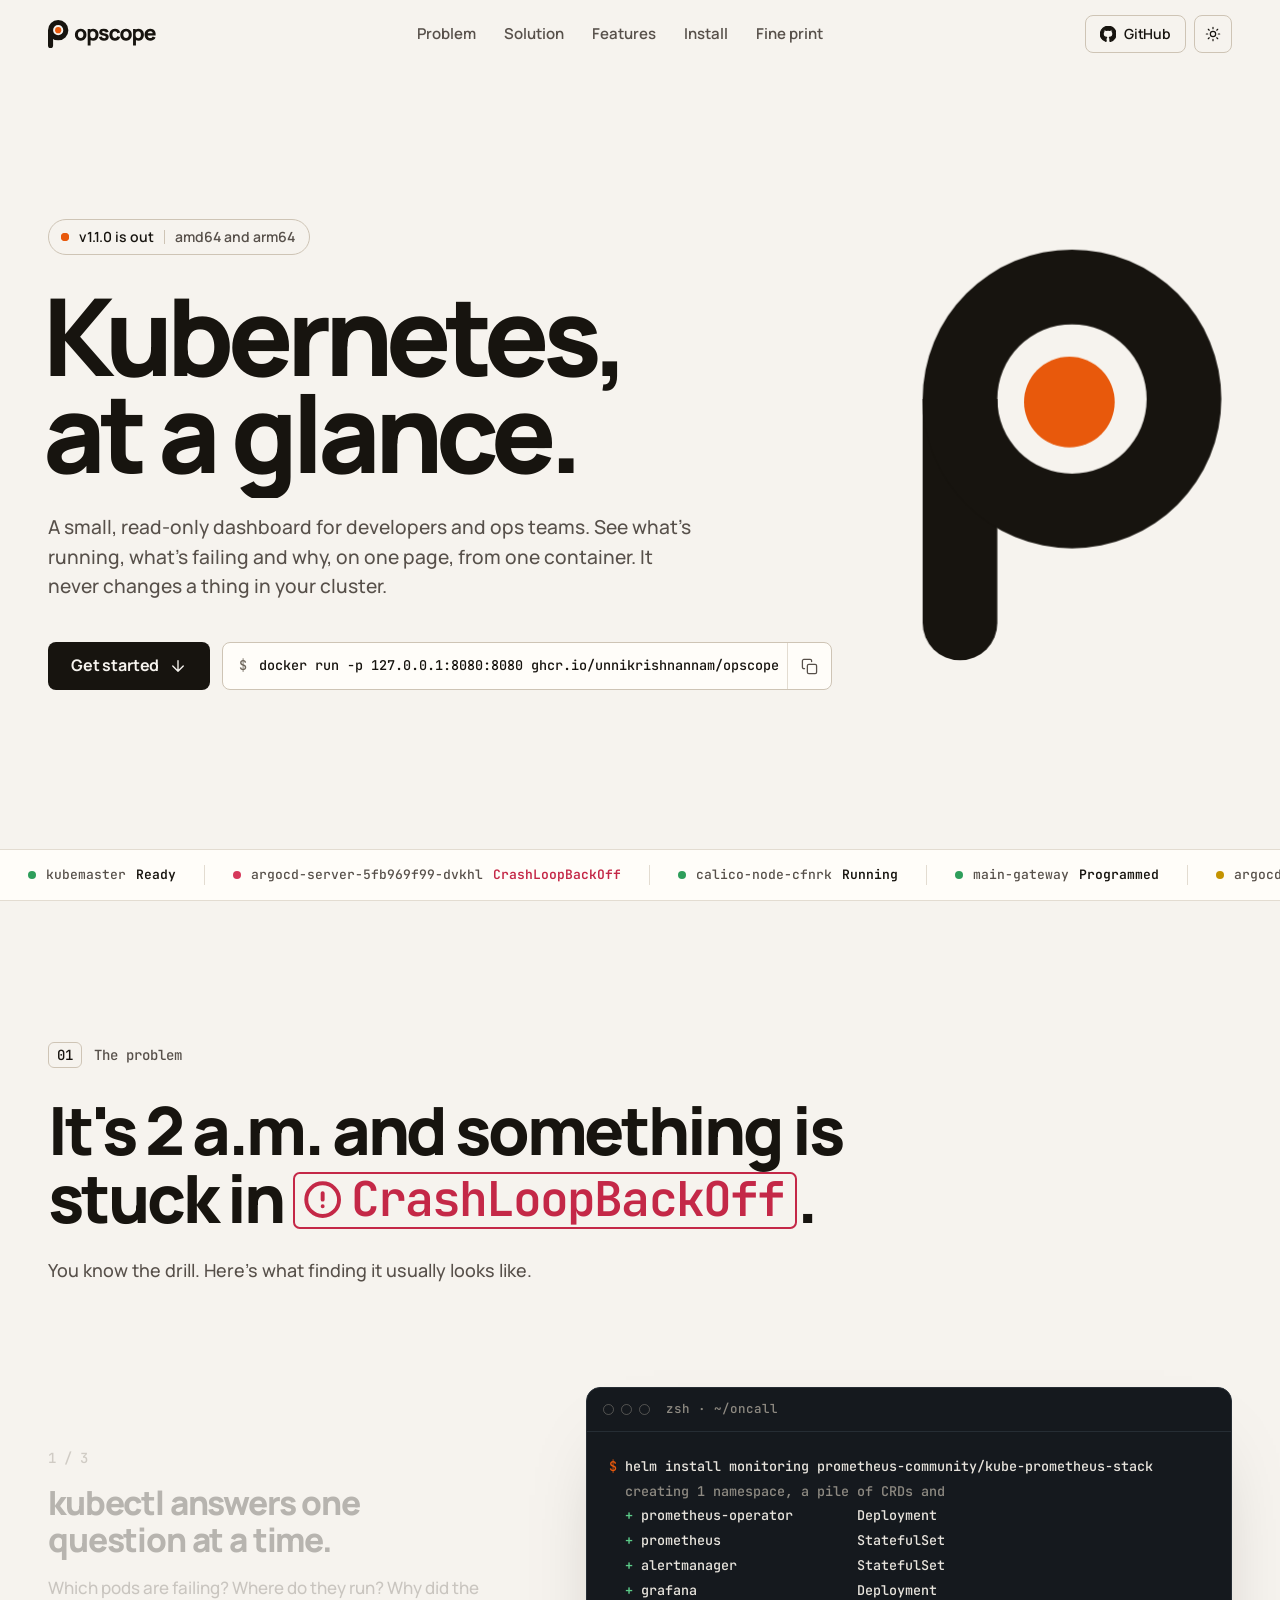
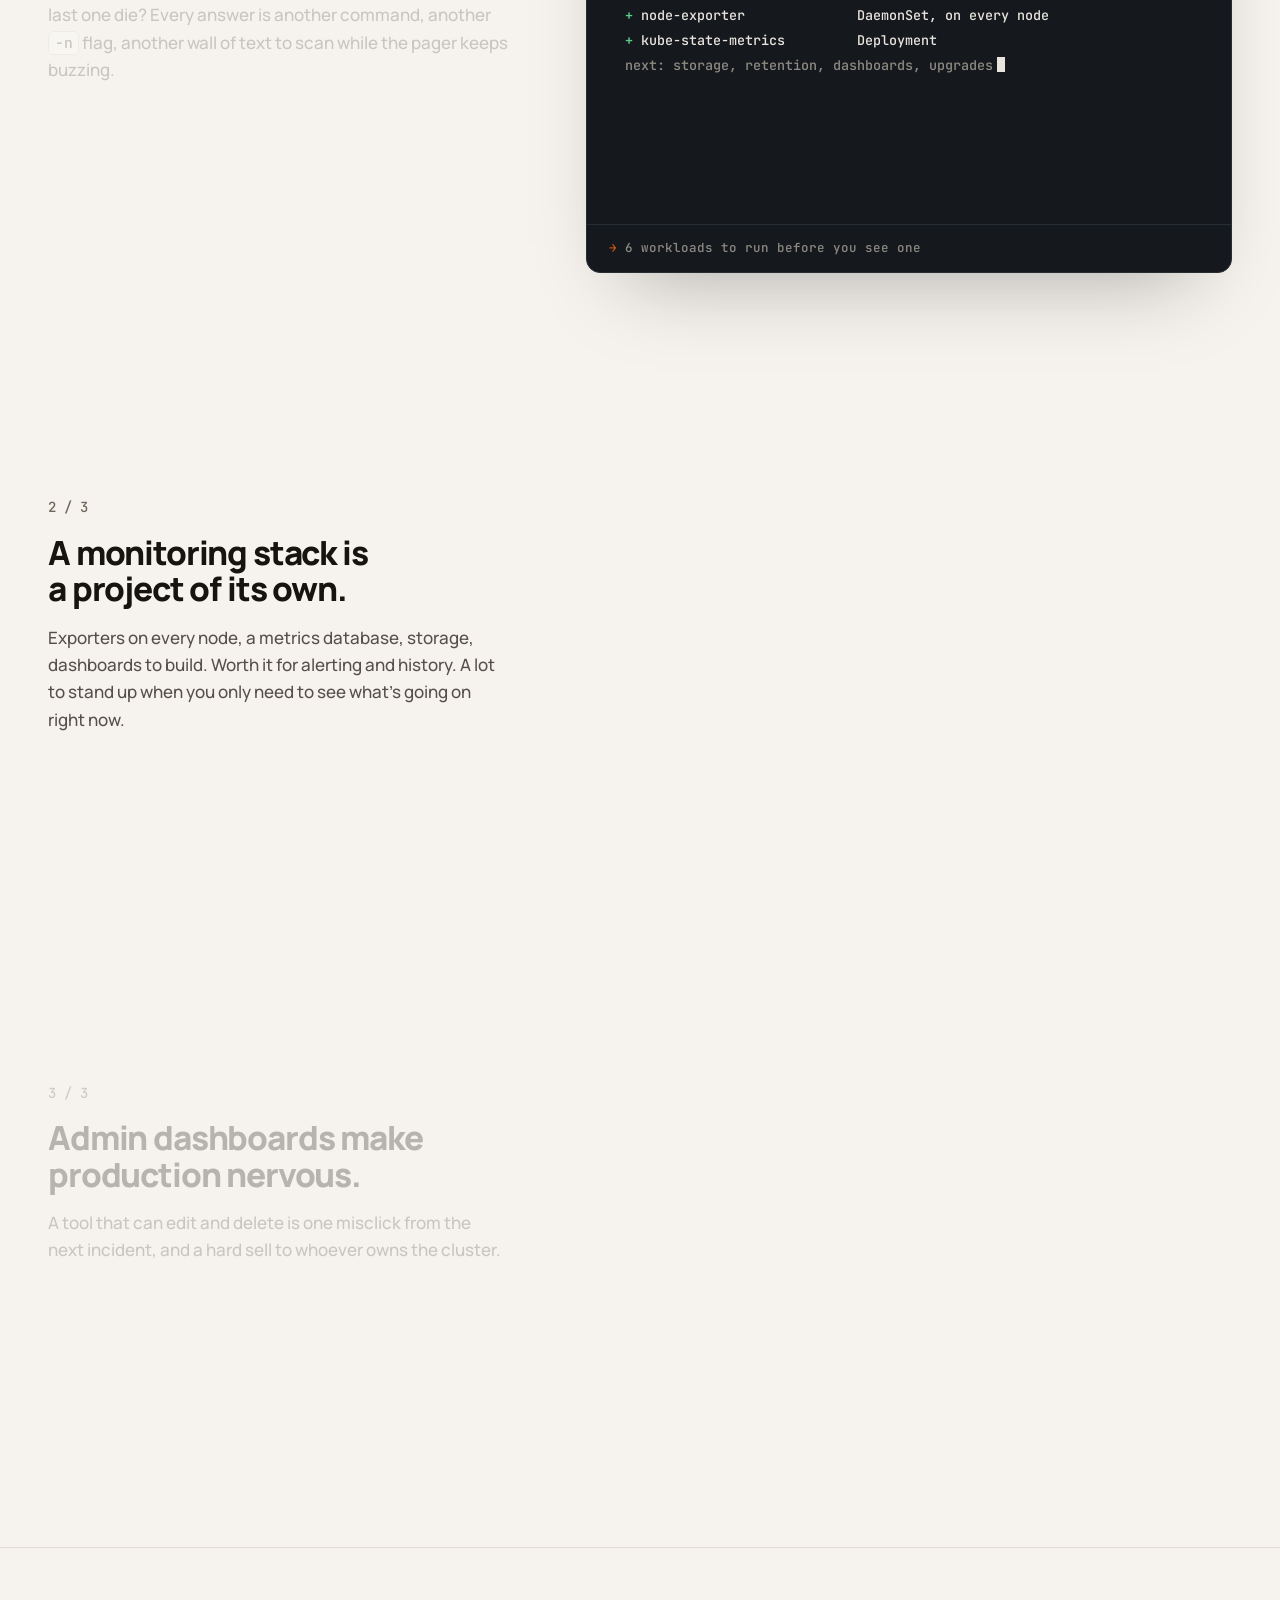
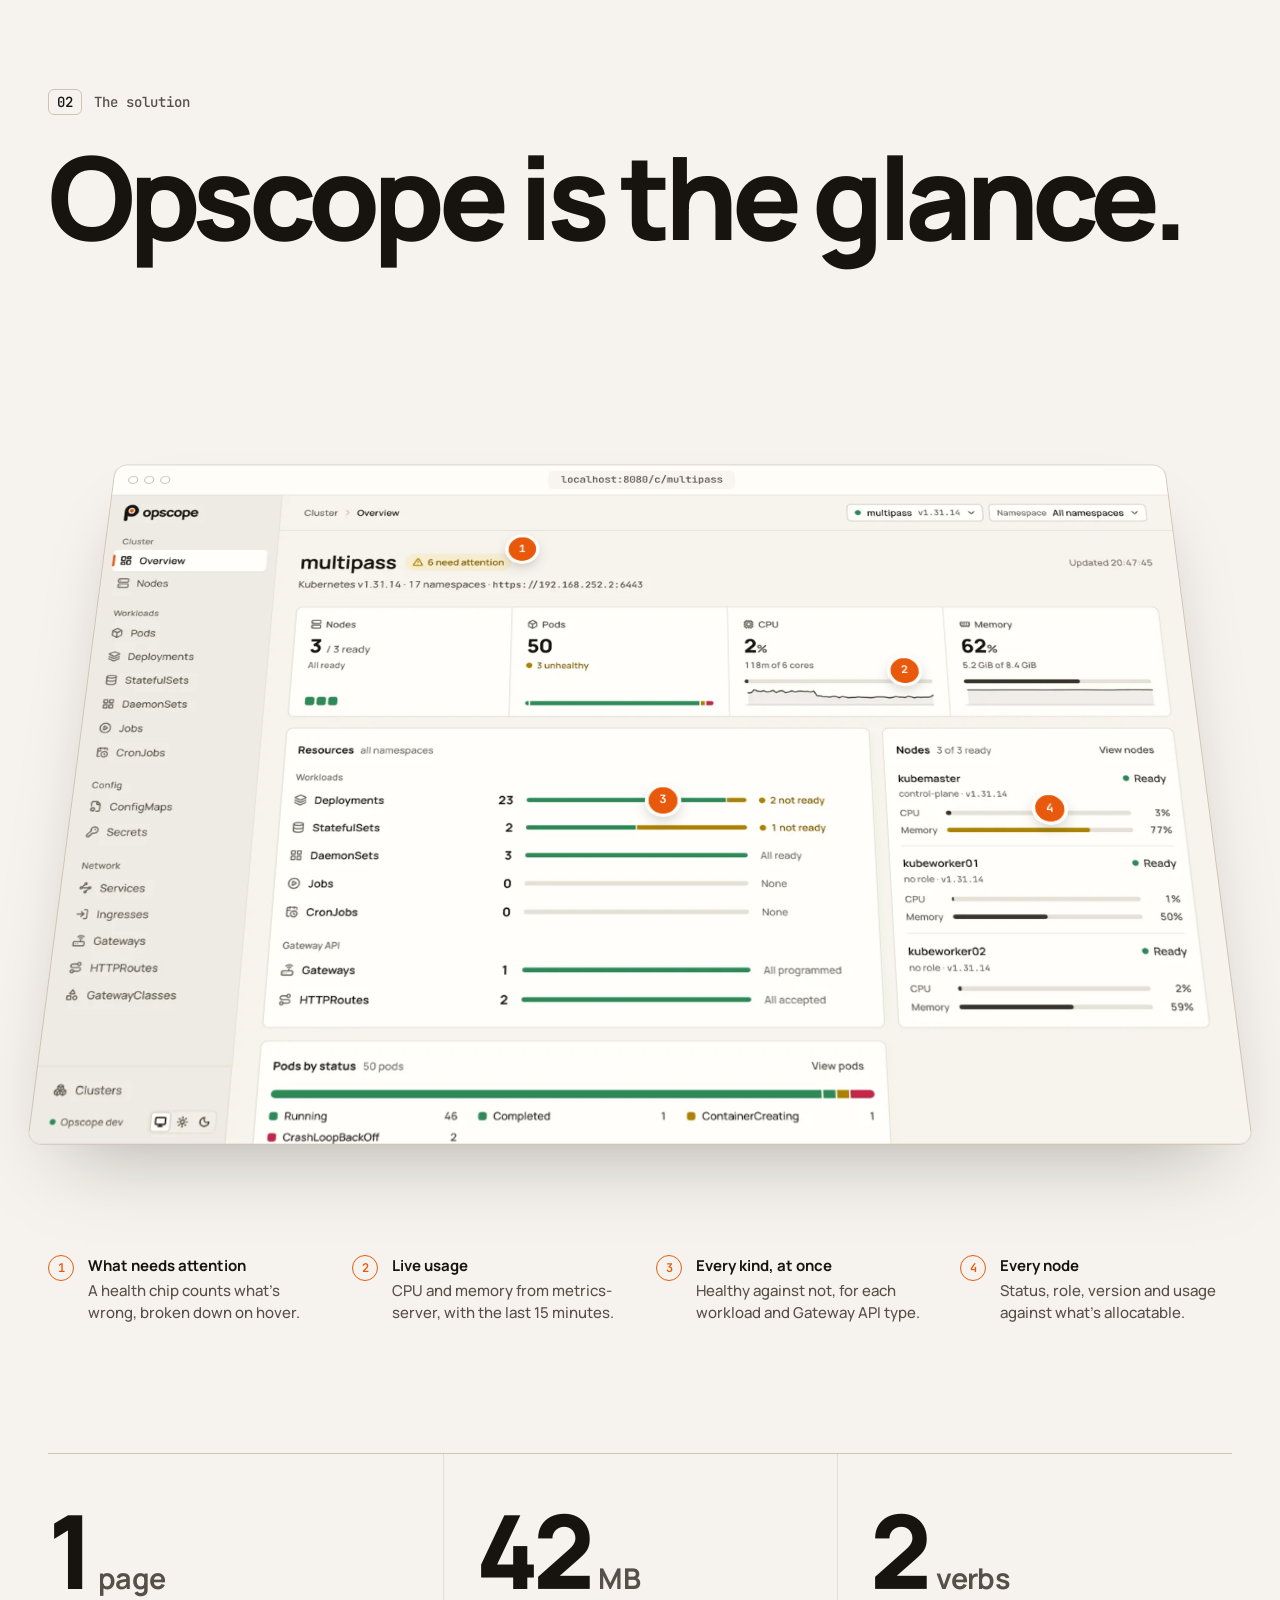
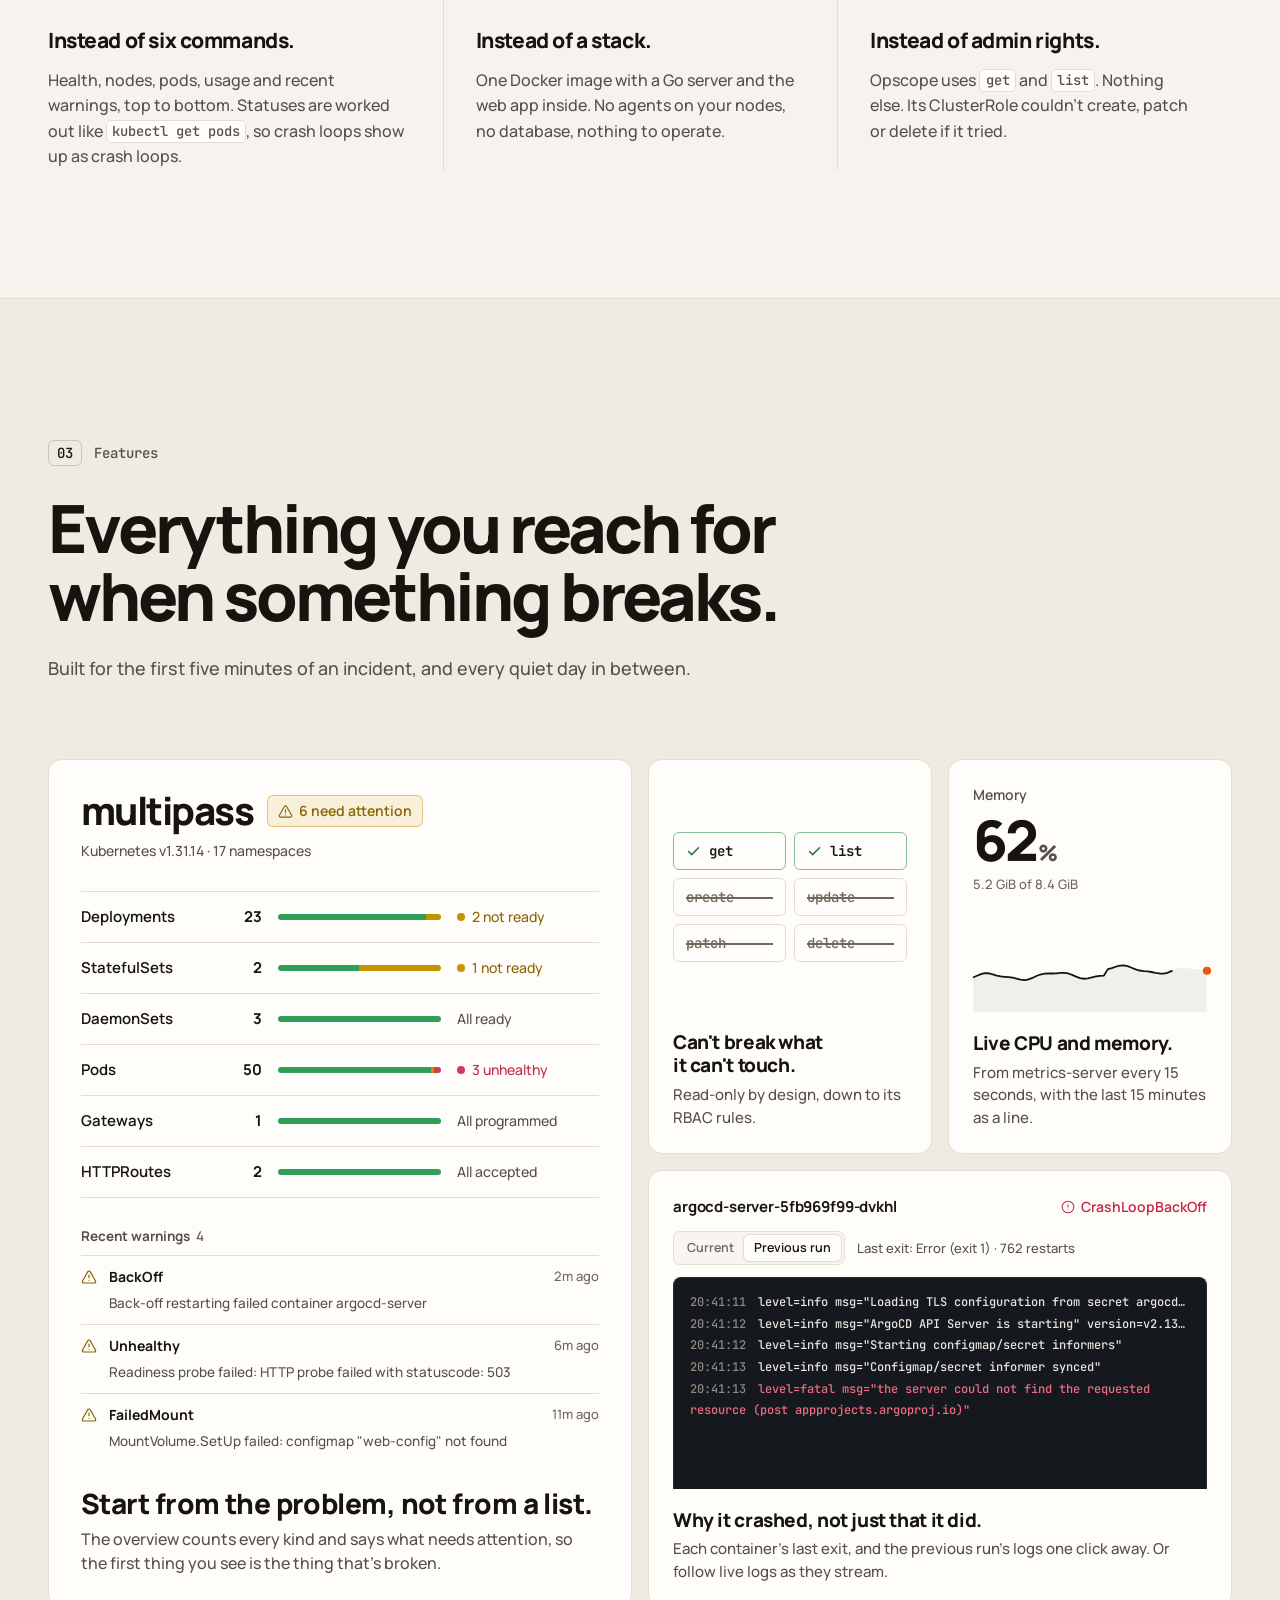
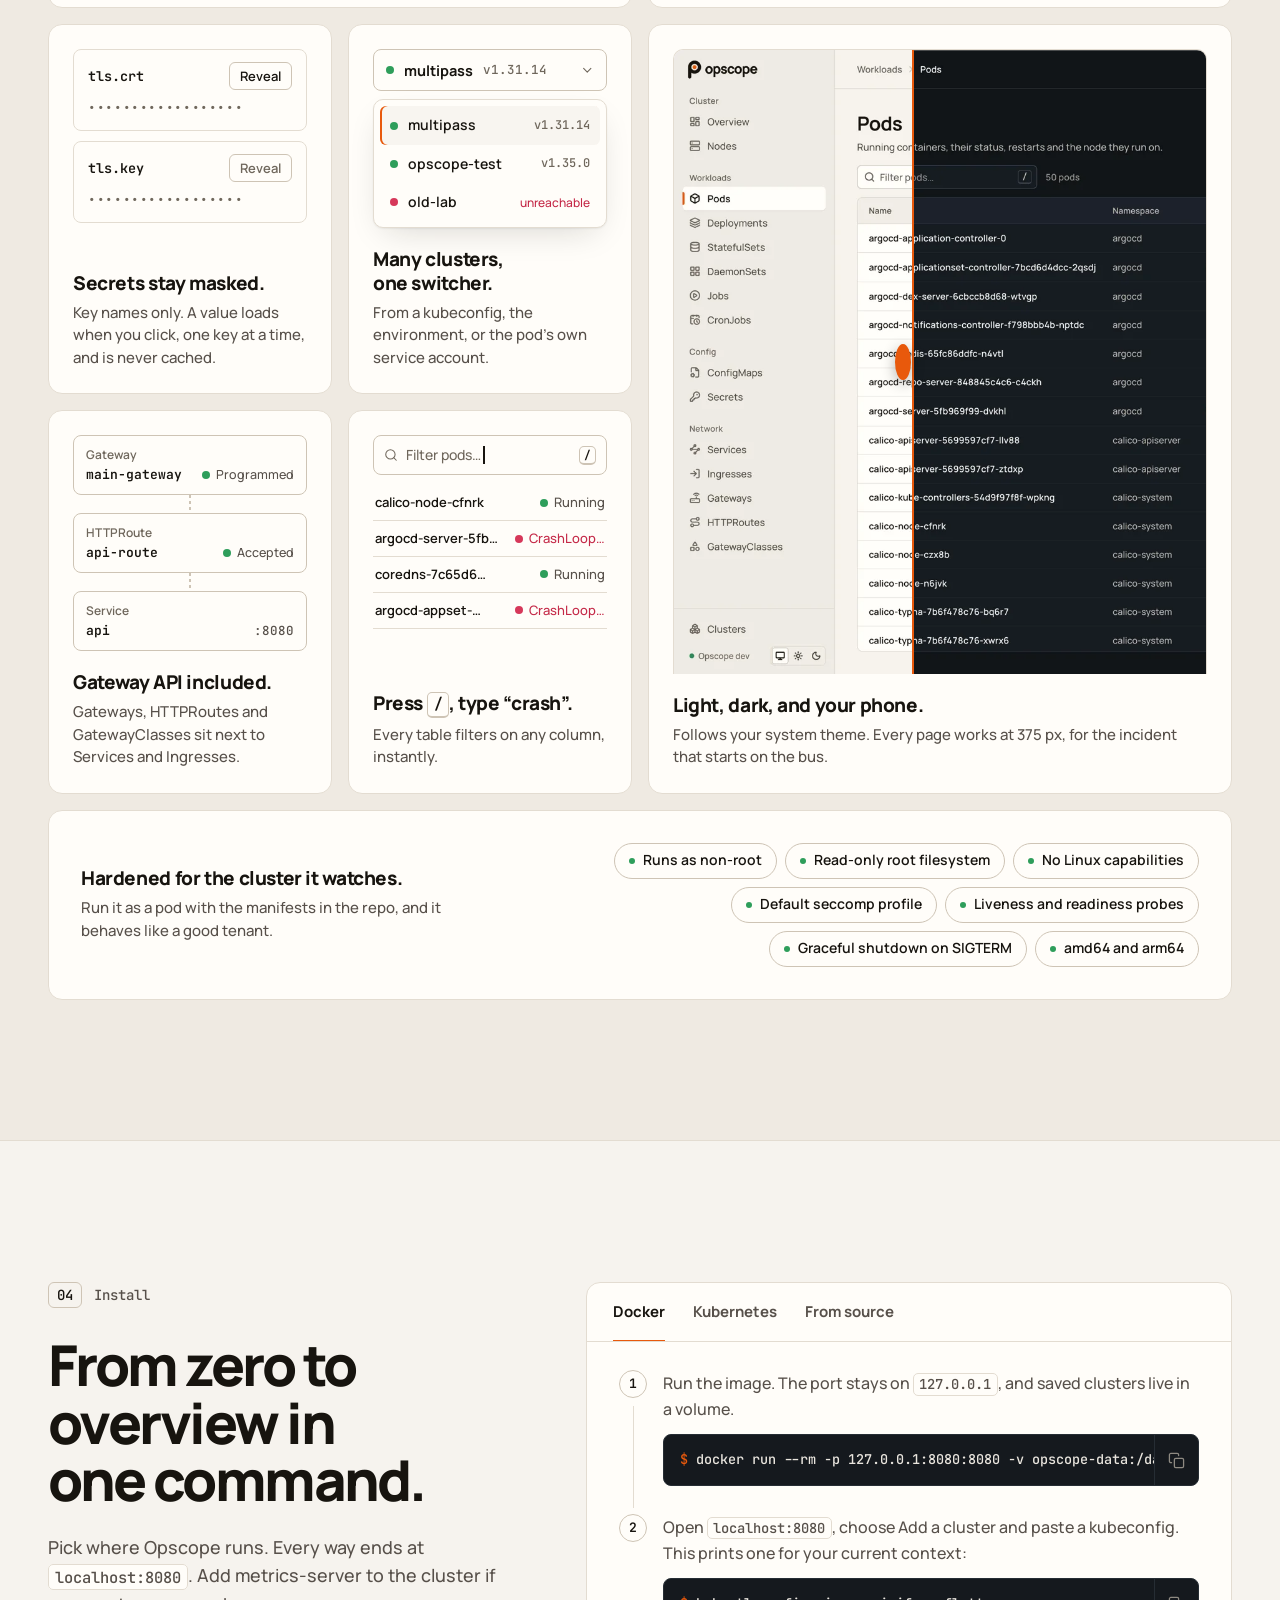
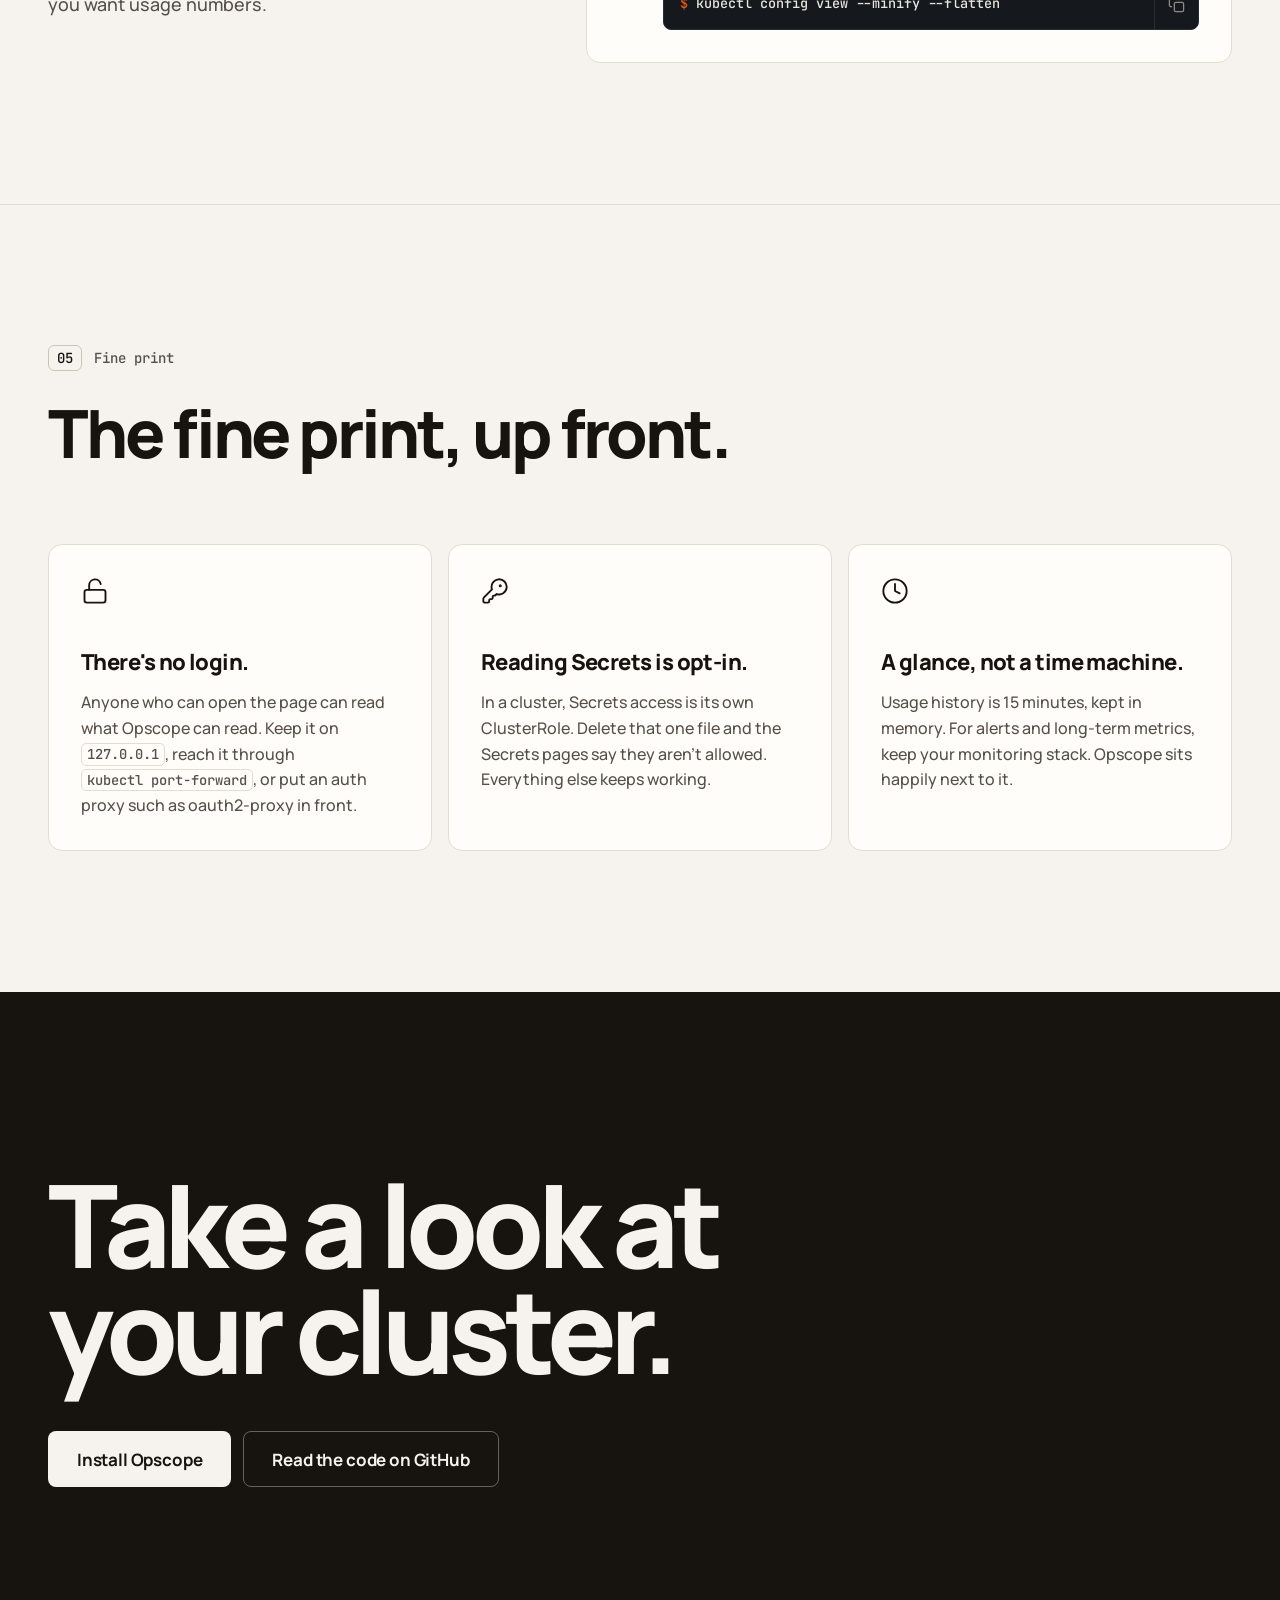
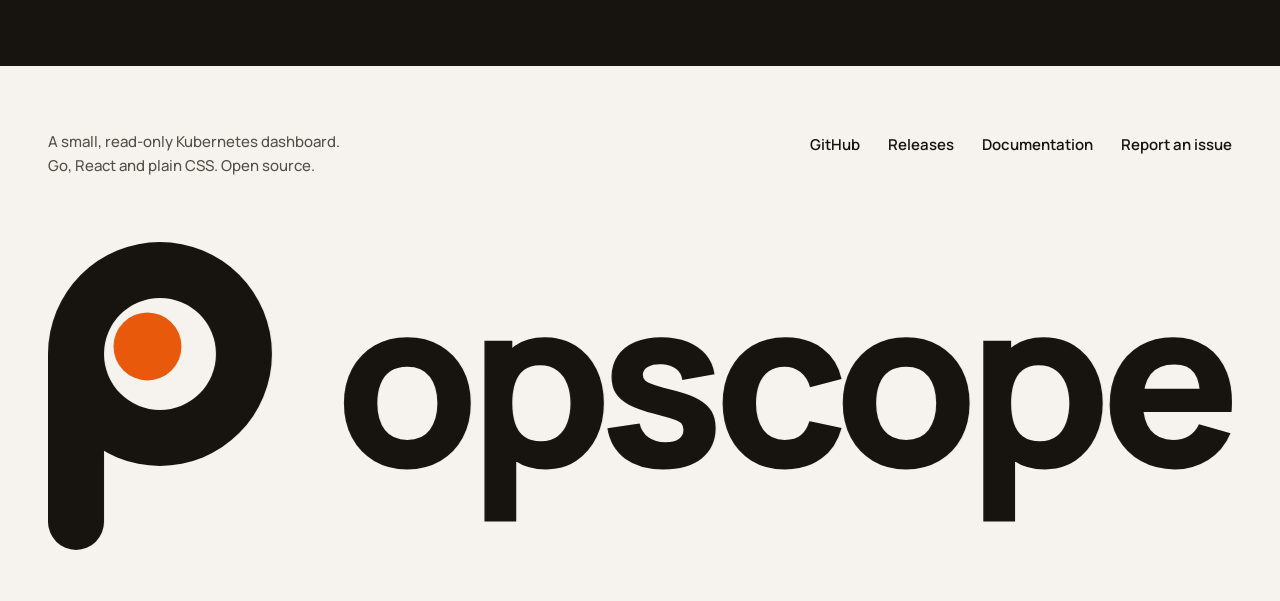
<file: index.html>
<!doctype html>
<html lang="en">
<head>
  <meta charset="utf-8">
  <meta name="viewport" content="width=device-width, initial-scale=1">
  <title>Opscope · Kubernetes, at a glance</title>
  <meta name="description" content="Opscope is a small, read-only Kubernetes dashboard. One Docker image shows what's running, what's failing and why, and never changes anything in your cluster.">

  <link rel="icon" href="favicon.ico" sizes="32x32">
  <link rel="icon" href="favicon.svg" type="image/svg+xml">
  <link rel="apple-touch-icon" href="apple-touch-icon.png">
  <link rel="manifest" href="site.webmanifest">
  <meta name="theme-color" content="#F6F3EE" media="(prefers-color-scheme: light)">
  <meta name="theme-color" content="#101418" media="(prefers-color-scheme: dark)">

  <meta property="og:type" content="website">
  <meta property="og:title" content="Opscope · Kubernetes, at a glance">
  <meta property="og:description" content="A small, read-only Kubernetes dashboard. One Docker image, one page, nothing changed.">
  <meta property="og:image" content="https://unnikrishnannam.github.io/OpScope-Website/og-image.png">
  <meta property="og:image:width" content="1200">
  <meta property="og:image:height" content="630">
  <meta name="twitter:card" content="summary_large_image">
  <meta name="twitter:image" content="https://unnikrishnannam.github.io/OpScope-Website/og-image.png">

  <script>
    // Set the theme before the page draws, so dark mode never flashes white.
    (function () {
      var d = document.documentElement, t = null;
      d.classList.add('js');
      try { t = localStorage.getItem('opscope-site-theme'); } catch (e) {}
      if (t !== 'light' && t !== 'dark') t = matchMedia('(prefers-color-scheme: dark)').matches ? 'dark' : 'light';
      d.dataset.theme = t;
    })();
  </script>

  <link rel="preconnect" href="https://fonts.googleapis.com">
  <link rel="preconnect" href="https://fonts.gstatic.com" crossorigin>
  <link rel="stylesheet" href="https://fonts.googleapis.com/css2?family=JetBrains+Mono:wght@400;500;600&family=Manrope:wght@500;600;700;800&display=swap">
  <link rel="stylesheet" href="assets/css/style.css">
  <script src="assets/js/main.js" defer></script>
</head>
<body>
  <a class="skip" href="#main">Skip to content</a>

  <!-- ============ Header ============ -->
  <header class="nav" data-nav>
    <div class="nav-inner wrap">
      <a class="nav-logo" href="#top" aria-label="Opscope, back to top">
        <svg viewBox="10 5 148.054 38.5" aria-hidden="true">
          <path fill="currentColor" d="M24 5A14 14 0 1 1 24 33A14 14 0 1 1 24 5ZM24 12A7 7 0 1 0 24 26A7 7 0 1 0 24 12ZM10 19H17V40A3.5 3.5 0 0 1 10 40Z"/>
          <circle cx="24" cy="19" r="4.25" fill="var(--signal)"/>
          <path fill="currentColor" d="M54.917 33.435Q52.554 33.435 50.77 32.377Q48.987 31.318 47.993 29.455Q47 27.591 47 25.17Q47 22.72 48.015 20.856Q49.03 18.993 50.814 17.949Q52.597 16.905 54.917 16.905Q57.281 16.905 59.071 17.963Q60.862 19.022 61.862 20.885Q62.863 22.748 62.863 25.17Q62.863 27.606 61.855 29.469Q60.848 31.332 59.057 32.384Q57.266 33.435 54.917 33.435ZM54.917 29.752Q56.817 29.752 57.752 28.469Q58.687 27.185 58.687 25.17Q58.687 23.082 57.737 21.835Q56.788 20.588 54.917 20.588Q53.627 20.588 52.8 21.168Q51.974 21.748 51.575 22.777Q51.176 23.807 51.176 25.17Q51.176 27.273 52.126 28.512Q53.076 29.752 54.917 29.752ZM72.288 33.435Q69.954 33.435 68.388 32.348Q66.822 31.26 66.031 29.389Q65.241 27.519 65.241 25.17Q65.241 22.821 66.024 20.95Q66.807 19.08 68.329 17.992Q69.852 16.905 72.085 16.905Q74.333 16.905 76 17.978Q77.668 19.051 78.588 20.914Q79.509 22.777 79.509 25.17Q79.509 27.519 78.603 29.389Q77.697 31.26 76.073 32.348Q74.449 33.435 72.288 33.435ZM64.574 39.96V17.34H68.054V28.07H68.547V39.96ZM71.65 29.926Q72.926 29.926 73.738 29.288Q74.55 28.65 74.942 27.57Q75.333 26.489 75.333 25.17Q75.333 23.865 74.927 22.785Q74.521 21.704 73.673 21.059Q72.825 20.414 71.505 20.414Q70.273 20.414 69.511 21.009Q68.75 21.603 68.402 22.676Q68.054 23.749 68.054 25.17Q68.054 26.591 68.402 27.664Q68.75 28.737 69.54 29.331Q70.331 29.926 71.65 29.926ZM86.933 33.435Q83.975 33.435 82.155 32.094Q80.336 30.753 79.944 28.302L83.975 27.693Q84.222 28.795 85.07 29.419Q85.918 30.042 87.223 30.042Q88.296 30.042 88.876 29.629Q89.456 29.215 89.456 28.476Q89.456 28.012 89.224 27.729Q88.992 27.447 88.187 27.171Q87.383 26.895 85.686 26.446Q83.772 25.953 82.627 25.344Q81.481 24.735 80.974 23.887Q80.466 23.038 80.466 21.835Q80.466 20.327 81.234 19.218Q82.003 18.108 83.402 17.507Q84.802 16.905 86.701 16.905Q88.543 16.905 89.964 17.471Q91.385 18.036 92.262 19.08Q93.139 20.124 93.342 21.545L89.311 22.27Q89.21 21.4 88.557 20.892Q87.905 20.385 86.788 20.298Q85.701 20.225 85.041 20.588Q84.381 20.95 84.381 21.632Q84.381 22.038 84.664 22.313Q84.947 22.589 85.838 22.879Q86.73 23.169 88.557 23.633Q90.341 24.097 91.421 24.713Q92.501 25.329 92.994 26.192Q93.487 27.055 93.487 28.273Q93.487 30.68 91.747 32.058Q90.007 33.435 86.933 33.435ZM102.129 33.435Q99.693 33.435 97.953 32.348Q96.213 31.26 95.285 29.389Q94.357 27.519 94.357 25.17Q94.357 22.792 95.321 20.922Q96.285 19.051 98.04 17.978Q99.794 16.905 102.187 16.905Q104.957 16.905 106.834 18.304Q108.712 19.703 109.234 22.125L105.29 23.169Q104.942 21.951 104.079 21.27Q103.216 20.588 102.129 20.588Q100.882 20.588 100.085 21.19Q99.287 21.791 98.91 22.828Q98.533 23.865 98.533 25.17Q98.533 27.215 99.439 28.483Q100.346 29.752 102.129 29.752Q103.463 29.752 104.159 29.143Q104.855 28.534 105.203 27.403L109.234 28.244Q108.567 30.738 106.711 32.087Q104.855 33.435 102.129 33.435ZM117.296 33.435Q114.933 33.435 113.149 32.377Q111.366 31.318 110.372 29.455Q109.379 27.591 109.379 25.17Q109.379 22.72 110.394 20.856Q111.409 18.993 113.193 17.949Q114.976 16.905 117.296 16.905Q119.66 16.905 121.45 17.963Q123.241 19.022 124.242 20.885Q125.242 22.748 125.242 25.17Q125.242 27.606 124.234 29.469Q123.227 31.332 121.436 32.384Q119.645 33.435 117.296 33.435ZM117.296 29.752Q119.196 29.752 120.131 28.469Q121.066 27.185 121.066 25.17Q121.066 23.082 120.116 21.835Q119.167 20.588 117.296 20.588Q116.006 20.588 115.179 21.168Q114.353 21.748 113.954 22.777Q113.555 23.807 113.555 25.17Q113.555 27.273 114.505 28.512Q115.455 29.752 117.296 29.752ZM134.667 33.435Q132.333 33.435 130.767 32.348Q129.201 31.26 128.41 29.389Q127.62 27.519 127.62 25.17Q127.62 22.821 128.403 20.95Q129.186 19.08 130.709 17.992Q132.231 16.905 134.464 16.905Q136.712 16.905 138.379 17.978Q140.047 19.051 140.967 20.914Q141.888 22.777 141.888 25.17Q141.888 27.519 140.982 29.389Q140.076 31.26 138.452 32.348Q136.828 33.435 134.667 33.435ZM126.953 39.96V17.34H130.433V28.07H130.926V39.96ZM134.029 29.926Q135.305 29.926 136.117 29.288Q136.929 28.65 137.321 27.57Q137.712 26.489 137.712 25.17Q137.712 23.865 137.306 22.785Q136.9 21.704 136.052 21.059Q135.204 20.414 133.884 20.414Q132.651 20.414 131.89 21.009Q131.129 21.603 130.781 22.676Q130.433 23.749 130.433 25.17Q130.433 26.591 130.781 27.664Q131.129 28.737 131.919 29.331Q132.71 29.926 134.029 29.926ZM150.907 33.435Q148.5 33.435 146.666 32.398Q144.832 31.361 143.795 29.542Q142.758 27.722 142.758 25.373Q142.758 22.806 143.773 20.907Q144.788 19.008 146.572 17.956Q148.355 16.905 150.675 16.905Q153.14 16.905 154.865 18.065Q156.591 19.225 157.418 21.328Q158.244 23.43 157.998 26.272H154.097V24.822Q154.097 22.429 153.336 21.378Q152.575 20.327 150.849 20.327Q148.834 20.327 147.884 21.552Q146.934 22.777 146.934 25.17Q146.934 27.36 147.884 28.556Q148.834 29.752 150.675 29.752Q151.835 29.752 152.661 29.245Q153.488 28.737 153.923 27.78L157.867 28.911Q156.983 31.057 155.076 32.246Q153.169 33.435 150.907 33.435ZM145.716 26.272V23.343H156.098V26.272Z"/>
        </svg>
      </a>
      <nav class="nav-links" aria-label="Sections">
        <a href="#problem">Problem</a>
        <a href="#solution">Solution</a>
        <a href="#features">Features</a>
        <a href="#install">Install</a>
        <a href="#fine-print">Fine print</a>
      </nav>
      <div class="nav-actions">
        <a class="btn btn-ghost btn-sm gh" href="https://github.com/unnikrishnanNam/OpScope" rel="noopener">
          <svg class="i" viewBox="0 0 24 24" aria-hidden="true"><path fill="currentColor" d="M12 .5a11.5 11.5 0 0 0-3.64 22.41c.58.1.79-.25.79-.56v-2c-3.2.7-3.88-1.37-3.88-1.37-.53-1.33-1.28-1.69-1.28-1.69-1.05-.71.08-.7.08-.7 1.16.08 1.77 1.19 1.77 1.19 1.03 1.77 2.7 1.26 3.36.96.1-.75.4-1.26.73-1.55-2.56-.29-5.25-1.28-5.25-5.68 0-1.26.45-2.28 1.19-3.08-.12-.29-.52-1.46.11-3.05 0 0 .97-.31 3.17 1.18a11 11 0 0 1 5.77 0c2.2-1.49 3.17-1.18 3.17-1.18.63 1.59.23 2.76.11 3.05.74.8 1.19 1.82 1.19 3.08 0 4.41-2.7 5.38-5.26 5.67.41.36.78 1.06.78 2.14v3.17c0 .31.21.67.8.56A11.5 11.5 0 0 0 12 .5Z"/></svg>
          <span class="gh-label">GitHub</span>
          <span class="gh-stars" data-stars hidden></span>
        </a>
        <button class="btn btn-ghost btn-sm btn-icon" type="button" data-theme-toggle aria-label="Switch to dark theme">
          <svg class="i i-sun" viewBox="0 0 24 24" aria-hidden="true"><circle cx="12" cy="12" r="4"/><path d="M12 2v2M12 20v2M4.93 4.93l1.41 1.41M17.66 17.66l1.41 1.41M2 12h2M20 12h2M6.34 17.66l-1.41 1.41M19.07 4.93l-1.41 1.41"/></svg>
          <svg class="i i-moon" viewBox="0 0 24 24" aria-hidden="true"><path d="M12 3a6 6 0 0 0 9 9 9 9 0 1 1-9-9Z"/></svg>
        </button>
      </div>
    </div>
  </header>

  <main id="main">

    <!-- ============ Hero ============ -->
    <section class="hero wrap" id="top">
      <div class="hero-copy">
        <a class="pill reveal" href="https://github.com/unnikrishnanNam/OpScope/releases" rel="noopener">
          <span class="live-dot" aria-hidden="true"></span>
          <span>v1.1.0 is out</span>
          <span class="pill-sep" aria-hidden="true"></span>
          <span class="muted">amd64 and arm64</span>
        </a>
        <h1 class="hero-title">
          <span class="line"><span>Kubernetes,</span></span>
          <span class="line"><span>at a glance.</span></span>
        </h1>
        <p class="hero-lead reveal" style="--d: .35s">
          A small, read-only dashboard for developers and ops teams. See what's running, what's failing and why,
          on one page, from one container. It never changes a thing in your cluster.
        </p>
        <div class="hero-actions reveal" style="--d: .45s">
          <a class="btn btn-primary" href="#install">
            Get started
            <svg class="i" viewBox="0 0 24 24" aria-hidden="true"><path d="M12 5v14M19 12l-7 7-7-7"/></svg>
          </a>
          <div class="cmd" data-copy-wrap>
            <code><span class="cmd-prompt" aria-hidden="true">$</span> docker run -p 127.0.0.1:8080:8080 ghcr.io/unnikrishnannam/opscope</code>
            <button class="copy" type="button" data-copy="docker run -p 127.0.0.1:8080:8080 ghcr.io/unnikrishnannam/opscope" aria-label="Copy the docker run command">
              <svg class="i" viewBox="0 0 24 24" aria-hidden="true"><rect x="9" y="9" width="13" height="13" rx="2"/><path d="M5 15H4a2 2 0 0 1-2-2V4a2 2 0 0 1 2-2h9a2 2 0 0 1 2 2v1"/></svg>
            </button>
          </div>
        </div>
      </div>

      <div class="hero-mark" aria-hidden="true">
        <svg viewBox="9 4 30 40.5" class="mark">
          <path class="mark-stem" fill="currentColor" d="M10 19H17V40A3.5 3.5 0 0 1 10 40Z"/>
          <path class="mark-bowl" fill="currentColor" d="M24 5A14 14 0 1 1 24 33A14 14 0 1 1 24 5ZM24 12A7 7 0 1 0 24 26A7 7 0 1 0 24 12Z"/>
          <g class="pupil-wrap"><circle class="pupil" data-pupil cx="24" cy="19" r="4.25" fill="var(--signal)"/></g>
        </svg>
      </div>
    </section>

    <!-- ============ Status ticker ============ -->
    <div class="ticker" aria-hidden="true">
      <div class="ticker-track">
        <ul class="ticker-list">
          <li><i class="dot ok"></i>kubemaster <b>Ready</b></li>
          <li><i class="dot bad"></i>argocd-server-5fb969f99-dvkhl <b class="t-bad">CrashLoopBackOff</b></li>
          <li><i class="dot ok"></i>calico-node-cfnrk <b>Running</b></li>
          <li><i class="dot ok"></i>main-gateway <b>Programmed</b></li>
          <li><i class="dot warn"></i>argocd-applicationset-controller <b class="t-warn">0/1 ready</b></li>
          <li><i class="dot ok"></i>kubeworker01 <b>Ready</b></li>
          <li><i class="dot ok"></i>api-route <b>Accepted</b></li>
          <li><i class="dot warn"></i>web-7c9d8 <b class="t-warn">ContainerCreating</b></li>
          <li><i class="dot ok"></i>coredns-7c65d6cfc9-x2lbk <b>Running</b></li>
          <li><i class="dot live"></i>cpu <b>2%</b> memory <b>62%</b></li>
          <li><i class="dot ok"></i>kubeworker02 <b>Ready</b></li>
        </ul>
        <ul class="ticker-list">
          <li><i class="dot ok"></i>kubemaster <b>Ready</b></li>
          <li><i class="dot bad"></i>argocd-server-5fb969f99-dvkhl <b class="t-bad">CrashLoopBackOff</b></li>
          <li><i class="dot ok"></i>calico-node-cfnrk <b>Running</b></li>
          <li><i class="dot ok"></i>main-gateway <b>Programmed</b></li>
          <li><i class="dot warn"></i>argocd-applicationset-controller <b class="t-warn">0/1 ready</b></li>
          <li><i class="dot ok"></i>kubeworker01 <b>Ready</b></li>
          <li><i class="dot ok"></i>api-route <b>Accepted</b></li>
          <li><i class="dot warn"></i>web-7c9d8 <b class="t-warn">ContainerCreating</b></li>
          <li><i class="dot ok"></i>coredns-7c65d6cfc9-x2lbk <b>Running</b></li>
          <li><i class="dot live"></i>cpu <b>2%</b> memory <b>62%</b></li>
          <li><i class="dot ok"></i>kubeworker02 <b>Ready</b></li>
        </ul>
      </div>
    </div>

    <!-- ============ Problem ============ -->
    <section class="section problem" id="problem">
      <div class="wrap">
        <p class="kicker reveal"><span>01</span>The problem</p>
        <h2 class="h2 reveal">
          It's 2&nbsp;a.m. and something is stuck in
          <span class="badge-inline"><svg class="i" viewBox="0 0 24 24" aria-hidden="true"><circle cx="12" cy="12" r="10"/><path d="M12 8v4M12 16h.01"/></svg>CrashLoopBackOff</span>.
        </h2>
        <p class="sub reveal">You know the drill. Here's what finding it usually looks like.</p>

        <div class="story">
          <div class="story-stage" data-stage data-step="0">
            <div class="term">
              <div class="term-bar">
                <span class="term-dots" aria-hidden="true"><i></i><i></i><i></i></span>
                <span class="term-title" data-term-title>zsh · ~/oncall</span>
              </div>

              <div class="term-screen is-on" data-screen="0" aria-hidden="true">
                <p class="tl" style="--i:0"><span class="p">$</span> kubectl get pods -A | grep -v Running</p>
                <p class="tl dim" style="--i:1">NAMESPACE  NAME                               READY  STATUS</p>
                <p class="tl" style="--i:1">argocd     argocd-server-5fb969f99-dvkhl      0/1    <span class="t-bad">CrashLoopBackOff</span></p>
                <p class="tl" style="--i:1">argocd     argocd-applicationset-…-2qsdj      0/1    <span class="t-bad">CrashLoopBackOff</span></p>
                <p class="tl" style="--i:2"><span class="p">$</span> kubectl describe pod argocd-server-5fb969f99-dvkhl -n argocd</p>
                <p class="tl dim" style="--i:3">  … 214 more lines</p>
                <p class="tl" style="--i:4"><span class="p">$</span> kubectl logs argocd-server-5fb969f99-dvkhl -n argocd --previous</p>
                <p class="tl" style="--i:5"><span class="p">$</span> kubectl top nodes</p>
                <p class="tl" style="--i:6"><span class="p">$</span> kubectl get events -A --field-selector type=Warning</p>
                <p class="tl" style="--i:7"><span class="p">$</span> kubectl get httproutes -A<span class="caret"></span></p>
              </div>

              <div class="term-screen" data-screen="1" aria-hidden="true">
                <p class="tl" style="--i:0"><span class="p">$</span> helm install monitoring prometheus-community/kube-prometheus-stack</p>
                <p class="tl dim" style="--i:1">  creating 1 namespace, a pile of CRDs and</p>
                <p class="tl" style="--i:2">  <span class="t-ok">+</span> prometheus-operator        Deployment</p>
                <p class="tl" style="--i:3">  <span class="t-ok">+</span> prometheus                 StatefulSet</p>
                <p class="tl" style="--i:4">  <span class="t-ok">+</span> alertmanager               StatefulSet</p>
                <p class="tl" style="--i:5">  <span class="t-ok">+</span> grafana                    Deployment</p>
                <p class="tl" style="--i:6">  <span class="t-ok">+</span> node-exporter              DaemonSet, on every node</p>
                <p class="tl" style="--i:7">  <span class="t-ok">+</span> kube-state-metrics         Deployment</p>
                <p class="tl dim" style="--i:8">  next: storage, retention, dashboards, upgrades<span class="caret"></span></p>
              </div>

              <div class="term-screen" data-screen="2" aria-hidden="true">
                <p class="tl dim" style="--i:0"># cluster-admin-dashboard.yaml</p>
                <p class="tl" style="--i:1"><span class="k">kind</span>: ClusterRole</p>
                <p class="tl" style="--i:2"><span class="k">rules</span>:</p>
                <p class="tl" style="--i:3">- <span class="k">apiGroups</span>: [<span class="s">"*"</span>]</p>
                <p class="tl" style="--i:4">  <span class="k">resources</span>: [<span class="s">"*"</span>]</p>
                <p class="tl hl-bad" style="--i:5">  <span class="k">verbs</span>: [<span class="s">"*"</span>]   <span class="t-bad"># create, patch, delete. In prod.</span></p>
                <p class="tl" style="--i:7">&nbsp;</p>
                <p class="tl dim" style="--i:7">$ kubectl delete deployment payments-api -n prod<span class="caret"></span></p>
              </div>

              <div class="term-foot">
                <span data-foot="0" class="is-on">6 commands in, and still no big picture</span>
                <span data-foot="1">6 workloads to run before you see one</span>
                <span data-foot="2">One misclick from the next incident</span>
              </div>
            </div>
          </div>

          <ol class="story-steps">
            <li class="step is-active" data-step-i="0">
              <span class="step-n">1 / 3</span>
              <h3>kubectl answers one question at a time.</h3>
              <p>Which pods are failing? Where do they run? Why did the last one die? Every answer is another command, another <code>-n</code> flag, another wall of text to scan while the pager keeps buzzing.</p>
            </li>
            <li class="step" data-step-i="1">
              <span class="step-n">2 / 3</span>
              <h3>A monitoring stack is a project of its own.</h3>
              <p>Exporters on every node, a metrics database, storage, dashboards to build. Worth it for alerting and history. A lot to stand up when you only need to see what's going on right now.</p>
            </li>
            <li class="step" data-step-i="2">
              <span class="step-n">3 / 3</span>
              <h3>Admin dashboards make production nervous.</h3>
              <p>A tool that can edit and delete is one misclick from the next incident, and a hard sell to whoever owns the cluster.</p>
            </li>
          </ol>
        </div>
      </div>
    </section>

    <!-- ============ Solution ============ -->
    <section class="section solution" id="solution">
      <div class="wrap">
        <p class="kicker reveal"><span>02</span>The solution</p>
        <h2 class="display reveal">Opscope is the glance.</h2>
        <p class="sub reveal">One page that tells you what's healthy, what needs attention and where to look next. Click through to any object for its YAML, events and logs.</p>
      </div>

      <div class="shot-wrap wrap-wide">
        <figure class="shot" data-shot>
          <div class="shot-bar" aria-hidden="true">
            <span class="term-dots"><i></i><i></i><i></i></span>
            <span class="shot-url">localhost:8080/c/multipass</span>
          </div>
          <div class="shot-img">
            <img class="only-light" src="assets/img/overview-light.webp" width="1600" height="1000" loading="lazy" decoding="async"
                 alt="The Opscope overview for a cluster called multipass: a 6 need attention chip, nodes, pods, CPU and memory usage, every resource kind with what needs attention, and per-node usage.">
            <img class="only-dark" src="assets/img/overview-dark.webp" width="1600" height="1000" loading="lazy" decoding="async"
                 alt="The Opscope overview for a cluster called multipass: a 6 need attention chip, nodes, pods, CPU and memory usage, every resource kind with what needs attention, and per-node usage.">
            <span class="pin" style="--x:39%; --y:9.5%" aria-hidden="true">1</span>
            <span class="pin" style="--x:74%; --y:30%" aria-hidden="true">2</span>
            <span class="pin" style="--x:52%; --y:50.7%" aria-hidden="true">3</span>
            <span class="pin" style="--x:86%; --y:52%" aria-hidden="true">4</span>
          </div>
          <figcaption class="visually-hidden">The overview page, annotated below.</figcaption>
        </figure>
        <ol class="pin-legend wrap">
          <li class="reveal"><span class="pin-n">1</span><div><b>What needs attention</b>A health chip counts what's wrong, broken down on hover.</div></li>
          <li class="reveal" style="--d:.06s"><span class="pin-n">2</span><div><b>Live usage</b>CPU and memory from metrics-server, with the last 15 minutes.</div></li>
          <li class="reveal" style="--d:.12s"><span class="pin-n">3</span><div><b>Every kind, at once</b>Healthy against not, for each workload and Gateway API type.</div></li>
          <li class="reveal" style="--d:.18s"><span class="pin-n">4</span><div><b>Every node</b>Status, role, version and usage against what's allocatable.</div></li>
        </ol>
      </div>

      <div class="wrap">
        <div class="answers">
          <div class="answer reveal">
            <p class="answer-num"><span data-count="1">1</span><small>page</small></p>
            <h3>Instead of six commands.</h3>
            <p>Health, nodes, pods, usage and recent warnings, top to bottom. Statuses are worked out like <code>kubectl get pods</code>, so crash loops show up as crash loops.</p>
          </div>
          <div class="answer reveal" style="--d:.08s">
            <p class="answer-num"><span data-count="42">42</span><small>MB</small></p>
            <h3>Instead of a stack.</h3>
            <p>One Docker image with a Go server and the web app inside. No agents on your nodes, no database, nothing to operate.</p>
          </div>
          <div class="answer reveal" style="--d:.16s">
            <p class="answer-num"><span data-count="2">2</span><small>verbs</small></p>
            <h3>Instead of admin rights.</h3>
            <p>Opscope uses <code>get</code> and <code>list</code>. Nothing else. Its ClusterRole couldn't create, patch or delete if it tried.</p>
          </div>
        </div>
      </div>
    </section>

    <!-- ============ Features (bento) ============ -->
    <section class="section features" id="features">
      <div class="wrap">
        <p class="kicker reveal"><span>03</span>Features</p>
        <h2 class="h2 reveal">Everything you reach for when something breaks.</h2>
        <p class="sub reveal">Built for the first five minutes of an incident, and every quiet day in between.</p>

        <div class="bento">

          <!-- A: overview -->
          <article class="tile t-a reveal">
            <div class="tile-vis vis-overview">
              <div class="ov-head">
                <span class="ov-name">multipass</span>
                <span class="chip-warn"><svg class="i" viewBox="0 0 24 24" aria-hidden="true"><path d="m21.73 18-8-14a2 2 0 0 0-3.48 0l-8 14A2 2 0 0 0 4 21h16a2 2 0 0 0 1.73-3Z"/><path d="M12 9v4M12 17h.01"/></svg>6 need attention</span>
              </div>
              <p class="ov-meta">Kubernetes v1.31.14 · 17 namespaces</p>
              <ul class="ov-rows">
                <li><span class="ov-k">Deployments</span><span class="ov-c">23</span><span class="bar"><i style="--ok:91%; --warn:9%"></i></span><span class="ov-s t-warn"><i class="dot warn"></i>2 not ready</span></li>
                <li><span class="ov-k">StatefulSets</span><span class="ov-c">2</span><span class="bar"><i style="--ok:50%; --warn:50%"></i></span><span class="ov-s t-warn"><i class="dot warn"></i>1 not ready</span></li>
                <li><span class="ov-k">DaemonSets</span><span class="ov-c">3</span><span class="bar"><i style="--ok:100%; --warn:0%"></i></span><span class="ov-s">All ready</span></li>
                <li><span class="ov-k">Pods</span><span class="ov-c">50</span><span class="bar"><i style="--ok:94%; --warn:2%; --bad:4%"></i></span><span class="ov-s t-bad"><i class="dot bad"></i>3 unhealthy</span></li>
                <li><span class="ov-k">Gateways</span><span class="ov-c">1</span><span class="bar"><i style="--ok:100%; --warn:0%"></i></span><span class="ov-s">All programmed</span></li>
                <li><span class="ov-k">HTTPRoutes</span><span class="ov-c">2</span><span class="bar"><i style="--ok:100%; --warn:0%"></i></span><span class="ov-s">All accepted</span></li>
              </ul>
              <div class="ov-warn">
                <p class="ov-warn-title">Recent warnings<span>4</span></p>
                <ul>
                  <li><svg class="i" viewBox="0 0 24 24" aria-hidden="true"><path d="m21.73 18-8-14a2 2 0 0 0-3.48 0l-8 14A2 2 0 0 0 4 21h16a2 2 0 0 0 1.73-3Z"/><path d="M12 9v4M12 17h.01"/></svg><b>BackOff</b><time>2m ago</time><p>Back-off restarting failed container argocd-server</p></li>
                  <li><svg class="i" viewBox="0 0 24 24" aria-hidden="true"><path d="m21.73 18-8-14a2 2 0 0 0-3.48 0l-8 14A2 2 0 0 0 4 21h16a2 2 0 0 0 1.73-3Z"/><path d="M12 9v4M12 17h.01"/></svg><b>Unhealthy</b><time>6m ago</time><p>Readiness probe failed: HTTP probe failed with statuscode: 503</p></li>
                  <li><svg class="i" viewBox="0 0 24 24" aria-hidden="true"><path d="m21.73 18-8-14a2 2 0 0 0-3.48 0l-8 14A2 2 0 0 0 4 21h16a2 2 0 0 0 1.73-3Z"/><path d="M12 9v4M12 17h.01"/></svg><b>FailedMount</b><time>11m ago</time><p>MountVolume.SetUp failed: configmap "web-config" not found</p></li>
                </ul>
              </div>
            </div>
            <div class="tile-text">
              <h3>Start from the problem, not from a list.</h3>
              <p>The overview counts every kind and says what needs attention, so the first thing you see is the thing that's broken.</p>
            </div>
          </article>

          <!-- B: read-only -->
          <article class="tile t-b reveal" style="--d:.05s">
            <div class="tile-vis vis-verbs" aria-hidden="true">
              <p class="verb yes"><svg class="i" viewBox="0 0 24 24"><path d="M20 6 9 17l-5-5"/></svg>get</p>
              <p class="verb yes"><svg class="i" viewBox="0 0 24 24"><path d="M20 6 9 17l-5-5"/></svg>list</p>
              <p class="verb no">create</p>
              <p class="verb no">update</p>
              <p class="verb no">patch</p>
              <p class="verb no">delete</p>
            </div>
            <div class="tile-text">
              <h3>Can't break what it can't touch.</h3>
              <p>Read-only by design, down to its RBAC rules.</p>
            </div>
          </article>

          <!-- C: live usage -->
          <article class="tile t-c reveal" style="--d:.1s">
            <div class="tile-vis vis-usage">
              <p class="usage-label">Memory</p>
              <p class="usage-num"><span data-count="62">62</span><small>%</small></p>
              <p class="usage-meta">5.2 GiB of 8.4 GiB</p>
              <svg class="spark" viewBox="0 0 200 56" preserveAspectRatio="none" aria-hidden="true">
                <path class="spark-area" data-spark-area d=""/>
                <path class="spark-line" data-spark d=""/>
                <circle class="spark-now" data-spark-now r="3.5" cx="200" cy="20"/>
              </svg>
            </div>
            <div class="tile-text">
              <h3>Live CPU and memory.</h3>
              <p>From metrics-server every 15 seconds, with the last 15 minutes as a line.</p>
            </div>
          </article>

          <!-- D: logs -->
          <article class="tile t-d reveal">
            <div class="tile-vis vis-logs">
              <div class="log-head">
                <span class="log-pod">argocd-server-5fb969f99-dvkhl</span>
                <span class="t-bad log-status"><svg class="i" viewBox="0 0 24 24" aria-hidden="true"><circle cx="12" cy="12" r="10"/><path d="M12 8v4M12 16h.01"/></svg>CrashLoopBackOff</span>
              </div>
              <div class="log-tools" aria-hidden="true">
                <span class="seg"><span>Current</span><span class="on">Previous run</span></span>
                <span class="log-exit">Last exit: Error (exit 1) · 762 restarts</span>
              </div>
              <div class="log-body" aria-label="Previous run log">
                <p class="ll"><span class="lt">20:41:11</span>level=info msg="Loading TLS configuration from secret argocd/argocd-server-tls"</p>
                <p class="ll"><span class="lt">20:41:12</span>level=info msg="ArgoCD API Server is starting" version=v2.13.0</p>
                <p class="ll"><span class="lt">20:41:12</span>level=info msg="Starting configmap/secret informers"</p>
                <p class="ll"><span class="lt">20:41:13</span>level=info msg="Configmap/secret informer synced"</p>
                <p class="ll t-bad"><span class="lt">20:41:13</span>level=fatal msg="the server could not find the requested resource (post appprojects.argoproj.io)"</p>
              </div>
            </div>
            <div class="tile-text">
              <h3>Why it crashed, not just that it did.</h3>
              <p>Each container's last exit, and the previous run's logs one click away. Or follow live logs as they stream.</p>
            </div>
          </article>

          <!-- E: secrets -->
          <article class="tile t-e reveal">
            <div class="tile-vis vis-secrets">
              <div class="sk">
                <span class="sk-name">tls.crt</span>
                <button class="sk-btn" type="button" data-reveal aria-expanded="false">Reveal</button>
                <code class="sk-val" data-secret-val>••••••••••••••••••</code>
              </div>
              <div class="sk">
                <span class="sk-name">tls.key</span>
                <span class="sk-btn sk-btn-ghost" aria-hidden="true">Reveal</span>
                <code class="sk-val">••••••••••••••••••</code>
              </div>
            </div>
            <div class="tile-text">
              <h3>Secrets stay masked.</h3>
              <p>Key names only. A value loads when you click, one key at a time, and is never cached.</p>
            </div>
          </article>

          <!-- F: clusters -->
          <article class="tile t-f reveal" style="--d:.05s">
            <div class="tile-vis vis-clusters" aria-hidden="true">
              <div class="cl-btn"><i class="dot ok"></i>multipass <span class="mono dim">v1.31.14</span><svg class="i" viewBox="0 0 24 24"><path d="m6 9 6 6 6-6"/></svg></div>
              <ul class="cl-menu">
                <li class="on"><i class="dot ok"></i>multipass<span class="mono dim">v1.31.14</span></li>
                <li><i class="dot ok"></i>opscope-test<span class="mono dim">v1.35.0</span></li>
                <li><i class="dot bad"></i>old-lab<span class="t-bad">unreachable</span></li>
              </ul>
            </div>
            <div class="tile-text">
              <h3>Many clusters, one switcher.</h3>
              <p>From a kubeconfig, the environment, or the pod's own service account.</p>
            </div>
          </article>

          <!-- J: themes compare -->
          <article class="tile t-j reveal" style="--d:.1s">
            <div class="tile-vis vis-compare" data-compare style="--pos: 50%">
              <img src="assets/img/pods-light.webp" width="1600" height="1000" loading="lazy" decoding="async" alt="">
              <img class="cmp-top" src="assets/img/pods-dark.webp" width="1600" height="1000" loading="lazy" decoding="async" alt="">
              <span class="cmp-handle" aria-hidden="true"><svg class="i" viewBox="0 0 24 24"><path d="m9 18-6-6 6-6M15 6l6 6-6 6"/></svg></span>
              <input class="cmp-range" type="range" min="0" max="100" value="50" aria-label="Compare the light and dark themes of the pods page">
            </div>
            <div class="tile-text">
              <h3>Light, dark, and your phone.</h3>
              <p>Follows your system theme. Every page works at 375 px, for the incident that starts on the bus.</p>
            </div>
          </article>

          <!-- G: gateway api -->
          <article class="tile t-g reveal">
            <div class="tile-vis vis-gw" aria-hidden="true">
              <div class="gw-node"><span class="gw-kind">Gateway</span><b>main-gateway</b><span class="gw-st"><i class="dot ok"></i>Programmed</span></div>
              <span class="gw-link"></span>
              <div class="gw-node"><span class="gw-kind">HTTPRoute</span><b>api-route</b><span class="gw-st"><i class="dot ok"></i>Accepted</span></div>
              <span class="gw-link"></span>
              <div class="gw-node"><span class="gw-kind">Service</span><b>api</b><span class="gw-st mono">:8080</span></div>
            </div>
            <div class="tile-text">
              <h3>Gateway API included.</h3>
              <p>Gateways, HTTPRoutes and GatewayClasses sit next to Services and Ingresses.</p>
            </div>
          </article>

          <!-- K: filter -->
          <article class="tile t-k reveal" style="--d:.05s">
            <div class="tile-vis vis-filter" data-filter-demo aria-hidden="true">
              <div class="flt-input">
                <svg class="i" viewBox="0 0 24 24"><circle cx="11" cy="11" r="8"/><path d="m21 21-4.3-4.3"/></svg>
                <span class="flt-text" data-filter-text></span><span class="flt-caret"></span>
                <kbd>/</kbd>
              </div>
              <ul class="flt-rows">
                <li data-match="0">calico-node-cfnrk<span><i class="dot ok"></i>Running</span></li>
                <li data-match="1">argocd-server-5fb…<span class="t-bad"><i class="dot bad"></i>CrashLoop…</span></li>
                <li data-match="0">coredns-7c65d6…<span><i class="dot ok"></i>Running</span></li>
                <li data-match="1">argocd-appset-…<span class="t-bad"><i class="dot bad"></i>CrashLoop…</span></li>
              </ul>
            </div>
            <div class="tile-text">
              <h3>Press <kbd>/</kbd>, type “crash”.</h3>
              <p>Every table filters on any column, instantly.</p>
            </div>
          </article>

          <!-- I: hardened -->
          <article class="tile t-i reveal">
            <div class="tile-text">
              <h3>Hardened for the cluster it watches.</h3>
              <p>Run it as a pod with the manifests in the repo, and it behaves like a good tenant.</p>
            </div>
            <ul class="chips">
              <li>Runs as non-root</li>
              <li>Read-only root filesystem</li>
              <li>No Linux capabilities</li>
              <li>Default seccomp profile</li>
              <li>Liveness and readiness probes</li>
              <li>Graceful shutdown on SIGTERM</li>
              <li>amd64 and arm64</li>
            </ul>
          </article>
        </div>
      </div>
    </section>

    <!-- ============ Install ============ -->
    <section class="section install" id="install">
      <div class="wrap install-grid">
        <div class="install-intro">
          <p class="kicker reveal"><span>04</span>Install</p>
          <h2 class="h2 reveal">From zero to overview in one command.</h2>
          <p class="sub reveal">Pick where Opscope runs. Every way ends at <code>localhost:8080</code>. Add metrics-server to the cluster if you want usage numbers.</p>
        </div>

        <div class="install-card reveal">
          <div class="tabs" role="tablist" aria-label="Ways to run Opscope" data-tabs>
            <button role="tab" id="tab-docker" aria-controls="panel-docker" aria-selected="true">Docker</button>
            <button role="tab" id="tab-k8s" aria-controls="panel-k8s" aria-selected="false" tabindex="-1">Kubernetes</button>
            <button role="tab" id="tab-src" aria-controls="panel-src" aria-selected="false" tabindex="-1">From source</button>
            <span class="tabs-ind" aria-hidden="true"></span>
          </div>

          <div class="panel" role="tabpanel" id="panel-docker" aria-labelledby="tab-docker">
            <ol class="steps">
              <li>
                <p>Run the image. The port stays on <code>127.0.0.1</code>, and saved clusters live in a volume.</p>
                <div class="code"><pre><code>docker run --rm -p 127.0.0.1:8080:8080 -v opscope-data:/data ghcr.io/unnikrishnannam/opscope:latest</code></pre>
                  <button class="copy" type="button" data-copy="docker run --rm -p 127.0.0.1:8080:8080 -v opscope-data:/data ghcr.io/unnikrishnannam/opscope:latest" aria-label="Copy command"><svg class="i" viewBox="0 0 24 24" aria-hidden="true"><rect x="9" y="9" width="13" height="13" rx="2"/><path d="M5 15H4a2 2 0 0 1-2-2V4a2 2 0 0 1 2-2h9a2 2 0 0 1 2 2v1"/></svg></button></div>
              </li>
              <li>
                <p>Open <code>localhost:8080</code>, choose Add a cluster and paste a kubeconfig. This prints one for your current context:</p>
                <div class="code"><pre><code>kubectl config view --minify --flatten</code></pre>
                  <button class="copy" type="button" data-copy="kubectl config view --minify --flatten" aria-label="Copy command"><svg class="i" viewBox="0 0 24 24" aria-hidden="true"><rect x="9" y="9" width="13" height="13" rx="2"/><path d="M5 15H4a2 2 0 0 1-2-2V4a2 2 0 0 1 2-2h9a2 2 0 0 1 2 2v1"/></svg></button></div>
              </li>
            </ol>
          </div>

          <div class="panel" role="tabpanel" id="panel-k8s" aria-labelledby="tab-k8s" hidden>
            <ol class="steps">
              <li>
                <p>Apply the manifests: a namespace, a read-only ClusterRole, the Deployment and a Service.</p>
                <div class="code"><pre><code>kubectl apply -f https://raw.githubusercontent.com/unnikrishnanNam/OpScope/main/deploy/kubernetes/opscope.yaml</code></pre>
                  <button class="copy" type="button" data-copy="kubectl apply -f https://raw.githubusercontent.com/unnikrishnanNam/OpScope/main/deploy/kubernetes/opscope.yaml" aria-label="Copy command"><svg class="i" viewBox="0 0 24 24" aria-hidden="true"><rect x="9" y="9" width="13" height="13" rx="2"/><path d="M5 15H4a2 2 0 0 1-2-2V4a2 2 0 0 1 2-2h9a2 2 0 0 1 2 2v1"/></svg></button></div>
              </li>
              <li>
                <p>Optional: let it read Secrets. Leave this out and only the Secrets pages are off.</p>
                <div class="code"><pre><code>kubectl apply -f https://raw.githubusercontent.com/unnikrishnanNam/OpScope/main/deploy/kubernetes/secrets-access.yaml</code></pre>
                  <button class="copy" type="button" data-copy="kubectl apply -f https://raw.githubusercontent.com/unnikrishnanNam/OpScope/main/deploy/kubernetes/secrets-access.yaml" aria-label="Copy command"><svg class="i" viewBox="0 0 24 24" aria-hidden="true"><rect x="9" y="9" width="13" height="13" rx="2"/><path d="M5 15H4a2 2 0 0 1-2-2V4a2 2 0 0 1 2-2h9a2 2 0 0 1 2 2v1"/></svg></button></div>
              </li>
              <li>
                <p>Reach it through a port-forward. The cluster shows up as “this cluster”.</p>
                <div class="code"><pre><code>kubectl -n opscope port-forward svc/opscope 8080:80</code></pre>
                  <button class="copy" type="button" data-copy="kubectl -n opscope port-forward svc/opscope 8080:80" aria-label="Copy command"><svg class="i" viewBox="0 0 24 24" aria-hidden="true"><rect x="9" y="9" width="13" height="13" rx="2"/><path d="M5 15H4a2 2 0 0 1-2-2V4a2 2 0 0 1 2-2h9a2 2 0 0 1 2 2v1"/></svg></button></div>
              </li>
            </ol>
          </div>

          <div class="panel" role="tabpanel" id="panel-src" aria-labelledby="tab-src" hidden>
            <ol class="steps">
              <li>
                <p>Clone the repository.</p>
                <div class="code"><pre><code>git clone https://github.com/unnikrishnanNam/OpScope.git &amp;&amp; cd OpScope</code></pre>
                  <button class="copy" type="button" data-copy="git clone https://github.com/unnikrishnanNam/OpScope.git && cd OpScope" aria-label="Copy command"><svg class="i" viewBox="0 0 24 24" aria-hidden="true"><rect x="9" y="9" width="13" height="13" rx="2"/><path d="M5 15H4a2 2 0 0 1-2-2V4a2 2 0 0 1 2-2h9a2 2 0 0 1 2 2v1"/></svg></button></div>
              </li>
              <li>
                <p>Build the image and run it. Or <code>make build</code> for a local binary, with Go 1.26+ and Node.js 24+.</p>
                <div class="code"><pre><code>make docker-build &amp;&amp; make docker-run</code></pre>
                  <button class="copy" type="button" data-copy="make docker-build && make docker-run" aria-label="Copy command"><svg class="i" viewBox="0 0 24 24" aria-hidden="true"><rect x="9" y="9" width="13" height="13" rx="2"/><path d="M5 15H4a2 2 0 0 1-2-2V4a2 2 0 0 1 2-2h9a2 2 0 0 1 2 2v1"/></svg></button></div>
              </li>
            </ol>
          </div>
        </div>
      </div>
    </section>

    <!-- ============ Fine print ============ -->
    <section class="section fine" id="fine-print">
      <div class="wrap">
        <p class="kicker reveal"><span>05</span>Fine print</p>
        <h2 class="h2 reveal">The fine print, up front.</h2>
        <div class="fine-grid">
          <div class="fine-item reveal">
            <svg class="i i-lg" viewBox="0 0 24 24" aria-hidden="true"><rect x="3" y="11" width="18" height="11" rx="2"/><path d="M7 11V7a5 5 0 0 1 9.9-1"/></svg>
            <h3>There's no login.</h3>
            <p>Anyone who can open the page can read what Opscope can read. Keep it on <code>127.0.0.1</code>, reach it through <code>kubectl port-forward</code>, or put an auth proxy such as oauth2-proxy in front.</p>
          </div>
          <div class="fine-item reveal" style="--d:.08s">
            <svg class="i i-lg" viewBox="0 0 24 24" aria-hidden="true"><path d="M2.586 17.414A2 2 0 0 0 2 18.828V21a1 1 0 0 0 1 1h3a1 1 0 0 0 1-1v-1a1 1 0 0 1 1-1h1a1 1 0 0 0 1-1v-1a1 1 0 0 1 1-1h.172a2 2 0 0 0 1.414-.586l.814-.814a6.5 6.5 0 1 0-4-4z"/><circle cx="16.5" cy="7.5" r=".5" fill="currentColor"/></svg>
            <h3>Reading Secrets is opt-in.</h3>
            <p>In a cluster, Secrets access is its own ClusterRole. Delete that one file and the Secrets pages say they aren't allowed. Everything else keeps working.</p>
          </div>
          <div class="fine-item reveal" style="--d:.16s">
            <svg class="i i-lg" viewBox="0 0 24 24" aria-hidden="true"><circle cx="12" cy="12" r="10"/><path d="M12 6v6l4 2"/></svg>
            <h3>A glance, not a time machine.</h3>
            <p>Usage history is 15 minutes, kept in memory. For alerts and long-term metrics, keep your monitoring stack. Opscope sits happily next to it.</p>
          </div>
        </div>
      </div>
    </section>

    <!-- ============ CTA ============ -->
    <section class="cta">
      <div class="wrap cta-inner">
        <h2 class="display reveal">Take a look at your cluster.</h2>
        <div class="cta-actions reveal" style="--d:.1s">
          <a class="btn btn-primary btn-lg" href="#install">Install Opscope</a>
          <a class="btn btn-ghost btn-lg" href="https://github.com/unnikrishnanNam/OpScope" rel="noopener">Read the code on GitHub</a>
        </div>
      </div>
    </section>
  </main>

  <!-- ============ Footer ============ -->
  <footer class="footer">
    <div class="wrap">
      <div class="footer-top">
        <p class="footer-note">A small, read-only Kubernetes dashboard.<br>Go, React and plain CSS. Open source.</p>
        <ul class="footer-links">
          <li><a href="https://github.com/unnikrishnanNam/OpScope" rel="noopener">GitHub</a></li>
          <li><a href="https://github.com/unnikrishnanNam/OpScope/releases" rel="noopener">Releases</a></li>
          <li><a href="https://github.com/unnikrishnanNam/OpScope#readme" rel="noopener">Documentation</a></li>
          <li><a href="https://github.com/unnikrishnanNam/OpScope/issues" rel="noopener">Report an issue</a></li>
        </ul>
      </div>
      <svg class="footer-logo" viewBox="10 5 148.054 38.5" role="img" aria-label="Opscope">
        <path fill="currentColor" d="M24 5A14 14 0 1 1 24 33A14 14 0 1 1 24 5ZM24 12A7 7 0 1 0 24 26A7 7 0 1 0 24 12ZM10 19H17V40A3.5 3.5 0 0 1 10 40Z"/>
        <circle data-pupil cx="24" cy="19" r="4.25" fill="var(--signal)"/>
        <path fill="currentColor" d="M54.917 33.435Q52.554 33.435 50.77 32.377Q48.987 31.318 47.993 29.455Q47 27.591 47 25.17Q47 22.72 48.015 20.856Q49.03 18.993 50.814 17.949Q52.597 16.905 54.917 16.905Q57.281 16.905 59.071 17.963Q60.862 19.022 61.862 20.885Q62.863 22.748 62.863 25.17Q62.863 27.606 61.855 29.469Q60.848 31.332 59.057 32.384Q57.266 33.435 54.917 33.435ZM54.917 29.752Q56.817 29.752 57.752 28.469Q58.687 27.185 58.687 25.17Q58.687 23.082 57.737 21.835Q56.788 20.588 54.917 20.588Q53.627 20.588 52.8 21.168Q51.974 21.748 51.575 22.777Q51.176 23.807 51.176 25.17Q51.176 27.273 52.126 28.512Q53.076 29.752 54.917 29.752ZM72.288 33.435Q69.954 33.435 68.388 32.348Q66.822 31.26 66.031 29.389Q65.241 27.519 65.241 25.17Q65.241 22.821 66.024 20.95Q66.807 19.08 68.329 17.992Q69.852 16.905 72.085 16.905Q74.333 16.905 76 17.978Q77.668 19.051 78.588 20.914Q79.509 22.777 79.509 25.17Q79.509 27.519 78.603 29.389Q77.697 31.26 76.073 32.348Q74.449 33.435 72.288 33.435ZM64.574 39.96V17.34H68.054V28.07H68.547V39.96ZM71.65 29.926Q72.926 29.926 73.738 29.288Q74.55 28.65 74.942 27.57Q75.333 26.489 75.333 25.17Q75.333 23.865 74.927 22.785Q74.521 21.704 73.673 21.059Q72.825 20.414 71.505 20.414Q70.273 20.414 69.511 21.009Q68.75 21.603 68.402 22.676Q68.054 23.749 68.054 25.17Q68.054 26.591 68.402 27.664Q68.75 28.737 69.54 29.331Q70.331 29.926 71.65 29.926ZM86.933 33.435Q83.975 33.435 82.155 32.094Q80.336 30.753 79.944 28.302L83.975 27.693Q84.222 28.795 85.07 29.419Q85.918 30.042 87.223 30.042Q88.296 30.042 88.876 29.629Q89.456 29.215 89.456 28.476Q89.456 28.012 89.224 27.729Q88.992 27.447 88.187 27.171Q87.383 26.895 85.686 26.446Q83.772 25.953 82.627 25.344Q81.481 24.735 80.974 23.887Q80.466 23.038 80.466 21.835Q80.466 20.327 81.234 19.218Q82.003 18.108 83.402 17.507Q84.802 16.905 86.701 16.905Q88.543 16.905 89.964 17.471Q91.385 18.036 92.262 19.08Q93.139 20.124 93.342 21.545L89.311 22.27Q89.21 21.4 88.557 20.892Q87.905 20.385 86.788 20.298Q85.701 20.225 85.041 20.588Q84.381 20.95 84.381 21.632Q84.381 22.038 84.664 22.313Q84.947 22.589 85.838 22.879Q86.73 23.169 88.557 23.633Q90.341 24.097 91.421 24.713Q92.501 25.329 92.994 26.192Q93.487 27.055 93.487 28.273Q93.487 30.68 91.747 32.058Q90.007 33.435 86.933 33.435ZM102.129 33.435Q99.693 33.435 97.953 32.348Q96.213 31.26 95.285 29.389Q94.357 27.519 94.357 25.17Q94.357 22.792 95.321 20.922Q96.285 19.051 98.04 17.978Q99.794 16.905 102.187 16.905Q104.957 16.905 106.834 18.304Q108.712 19.703 109.234 22.125L105.29 23.169Q104.942 21.951 104.079 21.27Q103.216 20.588 102.129 20.588Q100.882 20.588 100.085 21.19Q99.287 21.791 98.91 22.828Q98.533 23.865 98.533 25.17Q98.533 27.215 99.439 28.483Q100.346 29.752 102.129 29.752Q103.463 29.752 104.159 29.143Q104.855 28.534 105.203 27.403L109.234 28.244Q108.567 30.738 106.711 32.087Q104.855 33.435 102.129 33.435ZM117.296 33.435Q114.933 33.435 113.149 32.377Q111.366 31.318 110.372 29.455Q109.379 27.591 109.379 25.17Q109.379 22.72 110.394 20.856Q111.409 18.993 113.193 17.949Q114.976 16.905 117.296 16.905Q119.66 16.905 121.45 17.963Q123.241 19.022 124.242 20.885Q125.242 22.748 125.242 25.17Q125.242 27.606 124.234 29.469Q123.227 31.332 121.436 32.384Q119.645 33.435 117.296 33.435ZM117.296 29.752Q119.196 29.752 120.131 28.469Q121.066 27.185 121.066 25.17Q121.066 23.082 120.116 21.835Q119.167 20.588 117.296 20.588Q116.006 20.588 115.179 21.168Q114.353 21.748 113.954 22.777Q113.555 23.807 113.555 25.17Q113.555 27.273 114.505 28.512Q115.455 29.752 117.296 29.752ZM134.667 33.435Q132.333 33.435 130.767 32.348Q129.201 31.26 128.41 29.389Q127.62 27.519 127.62 25.17Q127.62 22.821 128.403 20.95Q129.186 19.08 130.709 17.992Q132.231 16.905 134.464 16.905Q136.712 16.905 138.379 17.978Q140.047 19.051 140.967 20.914Q141.888 22.777 141.888 25.17Q141.888 27.519 140.982 29.389Q140.076 31.26 138.452 32.348Q136.828 33.435 134.667 33.435ZM126.953 39.96V17.34H130.433V28.07H130.926V39.96ZM134.029 29.926Q135.305 29.926 136.117 29.288Q136.929 28.65 137.321 27.57Q137.712 26.489 137.712 25.17Q137.712 23.865 137.306 22.785Q136.9 21.704 136.052 21.059Q135.204 20.414 133.884 20.414Q132.651 20.414 131.89 21.009Q131.129 21.603 130.781 22.676Q130.433 23.749 130.433 25.17Q130.433 26.591 130.781 27.664Q131.129 28.737 131.919 29.331Q132.71 29.926 134.029 29.926ZM150.907 33.435Q148.5 33.435 146.666 32.398Q144.832 31.361 143.795 29.542Q142.758 27.722 142.758 25.373Q142.758 22.806 143.773 20.907Q144.788 19.008 146.572 17.956Q148.355 16.905 150.675 16.905Q153.14 16.905 154.865 18.065Q156.591 19.225 157.418 21.328Q158.244 23.43 157.998 26.272H154.097V24.822Q154.097 22.429 153.336 21.378Q152.575 20.327 150.849 20.327Q148.834 20.327 147.884 21.552Q146.934 22.777 146.934 25.17Q146.934 27.36 147.884 28.556Q148.834 29.752 150.675 29.752Q151.835 29.752 152.661 29.245Q153.488 28.737 153.923 27.78L157.867 28.911Q156.983 31.057 155.076 32.246Q153.169 33.435 150.907 33.435ZM145.716 26.272V23.343H156.098V26.272Z"/>
      </svg>
    </div>
  </footer>
</body>
</html>
</file>
<file: assets/css/style.css>
/* Opscope website
   Brand rules carried over from the app: Manrope 500+ for text, JetBrains Mono for code,
   Signal orange only for what's being watched (the pupil, live, focus, "you are here"),
   no gradients, glows or glass. Borders separate things; shadows are for things that float. */

/* ---------- Tokens ---------- */
:root {
  --paper: #F6F3EE;
  --ink: #17140F;
  --night: #101418;
  --signal: #E8590C;

  --font: "Manrope", ui-sans-serif, system-ui, -apple-system, "Segoe UI", sans-serif;
  --mono: "JetBrains Mono", ui-monospace, "SF Mono", Menlo, monospace;

  --ease: cubic-bezier(.2, .75, .1, 1);
  --ease-in-out: cubic-bezier(.65, 0, .35, 1);

  --gutter: clamp(16px, 4vw, 48px);
  --max: 1240px;
  --radius: 8px;
  --radius-lg: 14px;

  color-scheme: light;
  --bg: #F6F3EE;
  --bg-alt: #EFEAE2;
  --surface: #FFFDF9;
  --surface-2: #F8F5F0;
  --line: #E3DCD1;
  --line-strong: #CEC4B5;
  --text: #17140F;
  --text-2: #57504A;
  --text-3: #6F675C;
  --btn-bg: #17140F;
  --btn-text: #F6F3EE;
  --ok: #1F7A45;   --ok-mark: #2E9E5B;
  --warn: #8A6500; --warn-mark: #C49300;
  --bad: #C42847;  --bad-mark: #D6385A;
  --term-bg: #15191E;
  --term-line: #262D34;
  --term-text: #E9E5DE;
  --term-dim: #8E8A82;
  --shadow: 0 1px 2px rgb(23 20 15 / .06), 0 12px 32px -12px rgb(23 20 15 / .18);
  --shot-shadow: 0 40px 80px -40px rgb(23 20 15 / .35);
}

:root[data-theme="dark"] {
  color-scheme: dark;
  --bg: #101418;
  --bg-alt: #0C0F12;
  --surface: #161B20;
  --surface-2: #1B2127;
  --line: #262D34;
  --line-strong: #39424B;
  --text: #F6F3EE;
  --text-2: #B2ACA3;
  --text-3: #958F86;
  --btn-bg: #F6F3EE;
  --btn-text: #17140F;
  --ok: #5BCB88;   --ok-mark: #3FB56E;
  --warn: #E7B93E; --warn-mark: #D9A520;
  --bad: #F06A82;  --bad-mark: #E8506A;
  --term-bg: #0B0E11;
  --term-line: #232A31;
  --shadow: 0 1px 2px rgb(0 0 0 / .4), 0 16px 40px -12px rgb(0 0 0 / .6);
  --shot-shadow: 0 40px 100px -40px rgb(0 0 0 / .8);
}

/* No-JS fallback: follow the system. The inline script always sets data-theme when JS runs. */
@media (prefers-color-scheme: dark) {
  :root:not([data-theme]) {
    color-scheme: dark;
    --bg: #101418; --bg-alt: #0C0F12; --surface: #161B20; --surface-2: #1B2127;
    --line: #262D34; --line-strong: #39424B; --text: #F6F3EE; --text-2: #B2ACA3; --text-3: #958F86;
    --btn-bg: #F6F3EE; --btn-text: #17140F;
    --ok: #5BCB88; --ok-mark: #3FB56E; --warn: #E7B93E; --warn-mark: #D9A520; --bad: #F06A82; --bad-mark: #E8506A;
    --term-bg: #0B0E11; --term-line: #232A31;
  }
}

/* ---------- Base ---------- */
*, *::before, *::after { box-sizing: border-box; }
html { -webkit-text-size-adjust: 100%; scroll-behavior: smooth; scroll-padding-top: 80px; }
body {
  margin: 0;
  background: var(--bg);
  color: var(--text);
  font-family: var(--font);
  font-weight: 500;
  font-size: 17px;
  line-height: 1.6;
  -webkit-font-smoothing: antialiased;
  -moz-osx-font-smoothing: grayscale;
  text-rendering: optimizeLegibility;
  font-feature-settings: "tnum" 0;
  overflow-x: clip;
}
img, svg { display: block; max-width: 100%; }
h1, h2, h3, p, ol, ul, figure { margin: 0; }
ol, ul { padding: 0; list-style: none; }
a { color: inherit; text-decoration: none; }
button { font: inherit; color: inherit; cursor: pointer; }
code, kbd, pre { font-family: var(--mono); }
p code, h3 code, li > code, li > p code {
  font-size: .86em;
  font-weight: 500;
  padding: .1em .38em;
  border: 1px solid var(--line);
  border-radius: 5px;
  background: var(--surface);
  white-space: nowrap;
}
kbd {
  display: inline-grid;
  place-items: center;
  min-width: 1.5em;
  padding: 0 .35em;
  font-size: .8em;
  font-weight: 600;
  line-height: 1.5;
  border: 1px solid var(--line-strong);
  border-bottom-width: 2px;
  border-radius: 5px;
  background: var(--surface);
  color: var(--text);
}
::selection { background: var(--signal); color: #fff; }
:focus-visible { outline: 2px solid var(--signal); outline-offset: 3px; border-radius: 4px; }

.wrap { width: 100%; max-width: calc(var(--max) + var(--gutter) * 2); margin-inline: auto; padding-inline: var(--gutter); }
.wrap-wide { width: 100%; max-width: calc(1440px + var(--gutter) * 2); margin-inline: auto; padding-inline: var(--gutter); }
.muted { color: var(--text-2); }
.mono { font-family: var(--mono); }
.dim { color: var(--text-3); }
.visually-hidden { position: absolute !important; width: 1px; height: 1px; overflow: hidden; clip: rect(0 0 0 0); white-space: nowrap; }

.skip {
  position: fixed; left: 16px; top: 12px; z-index: 100;
  padding: 10px 16px; border-radius: var(--radius);
  background: var(--btn-bg); color: var(--btn-text); font-weight: 600;
  transform: translateY(-160%); transition: transform .2s var(--ease);
}
.skip:focus { transform: none; }

.i { width: 1em; height: 1em; flex: none; fill: none; stroke: currentColor; stroke-width: 1.8; stroke-linecap: round; stroke-linejoin: round; }
.i-lg { width: 28px; height: 28px; stroke-width: 1.6; }

.t-ok { color: var(--ok); }
.t-warn { color: var(--warn); }
.t-bad { color: var(--bad); }
.dot { display: inline-block; width: 8px; height: 8px; border-radius: 50%; flex: none; background: var(--text-3); }
.dot.ok { background: var(--ok-mark); }
.dot.warn { background: var(--warn-mark); }
.dot.bad { background: var(--bad-mark); }
.dot.live { background: var(--signal); }

/* ---------- Buttons ---------- */
.btn {
  --h: 48px;
  display: inline-flex; align-items: center; justify-content: center; gap: 10px;
  height: var(--h); padding: 0 22px;
  border-radius: var(--radius);
  border: 1px solid transparent;
  font-weight: 700; font-size: 16px; letter-spacing: -.01em;
  white-space: nowrap;
  transition: transform .35s var(--ease), background-color .2s, border-color .2s, color .2s;
}
.btn .i { width: 18px; height: 18px; transition: transform .35s var(--ease); }
.btn:active { transform: scale(.97); }
.btn-primary { background: var(--btn-bg); color: var(--btn-text); }
.btn-primary:hover .i { transform: translateY(3px); }
.btn-ghost { border-color: var(--line-strong); background: transparent; }
.btn-ghost:hover { border-color: var(--text); }
.btn-sm { --h: 38px; padding: 0 14px; font-size: 14px; font-weight: 600; gap: 8px; }
.btn-sm .i { width: 16px; height: 16px; }
.btn-icon { width: 38px; padding: 0; }
.btn-lg { --h: 56px; padding: 0 28px; font-size: 17px; }

/* ---------- Nav ---------- */
.nav {
  position: sticky; top: 0; z-index: 50;
  background: var(--bg);
  border-bottom: 1px solid transparent;
  transition: border-color .3s, background-color .3s;
}
.nav.is-scrolled { border-bottom-color: var(--line); }
.nav-inner { display: flex; align-items: center; gap: 24px; height: 68px; }
.nav-logo svg { height: 28px; width: auto; }
.nav-links { display: flex; gap: 4px; margin-inline: auto; }
.nav-links a {
  position: relative; padding: 6px 12px; border-radius: 6px;
  font-size: 15px; font-weight: 600; color: var(--text-2);
  transition: color .2s;
}
.nav-links a:hover { color: var(--text); }
.nav-links a.is-current { color: var(--text); }
.nav-links a::after {
  content: ""; position: absolute; left: 50%; bottom: -1px; width: 5px; height: 5px; border-radius: 50%;
  background: var(--signal); transform: translateX(-50%) scale(0); transition: transform .35s var(--ease);
}
.nav-links a.is-current::after { transform: translateX(-50%) scale(1); }
.nav-actions { display: flex; gap: 8px; align-items: center; }
.gh-stars { padding-left: 8px; margin-left: 2px; border-left: 1px solid var(--line-strong); font-family: var(--mono); font-size: 13px; }
.i-moon { display: none; }
[data-theme="dark"] .i-sun { display: none; }
[data-theme="dark"] .i-moon { display: block; }

@media (max-width: 960px) {
  .nav-links { display: none; }
  .nav-actions { margin-left: auto; }
}
@media (max-width: 420px) {
  .gh-label { display: none; }
  .gh-stars { border-left: 0; padding-left: 0; margin-left: 0; }
}

/* ---------- Reveal ---------- */
.js .reveal {
  opacity: 0;
  transform: translateY(28px);
  transition: opacity .9s var(--ease), transform 1.1s var(--ease);
  transition-delay: var(--d, 0s);
}
.js .reveal.is-in { opacity: 1; transform: none; }

/* ---------- Hero ---------- */
.hero {
  display: grid;
  grid-template-columns: minmax(0, 1fr) auto;
  align-items: center;
  gap: clamp(24px, 5vw, 80px);
  padding-top: clamp(48px, 9vh, 120px);
  padding-bottom: clamp(56px, 10vh, 128px);
  min-height: calc(100svh - 68px - 52px);
}
.pill {
  display: inline-flex; align-items: center; gap: 10px;
  padding: 6px 14px 6px 12px; margin-bottom: 32px;
  border: 1px solid var(--line-strong); border-radius: 999px;
  font-size: 14px; font-weight: 600;
  transition: border-color .2s;
}
.pill:hover { border-color: var(--text); }
.pill-sep { width: 1px; height: 14px; background: var(--line-strong); }
.live-dot { position: relative; width: 8px; height: 8px; border-radius: 50%; background: var(--signal); }
.live-dot::after {
  content: ""; position: absolute; inset: 0; border-radius: 50%; background: var(--signal);
  animation: ping 2.2s var(--ease) infinite;
}
@keyframes ping { 0% { transform: scale(1); opacity: .6; } 80%, 100% { transform: scale(3); opacity: 0; } }

.hero-title {
  font-size: clamp(3.2rem, 8.4vw, 8.6rem);
  font-weight: 800;
  line-height: .9;
  letter-spacing: -.055em;
  margin-left: -.05em;
}
.hero-title .line { display: block; overflow: hidden; padding: 0 .06em .16em 0; margin-bottom: -.16em; }
.hero-title .line > span { display: inline-block; }
.js .hero-title .line > span { transform: translateY(105%); animation: rise 1.2s var(--ease) forwards; }
.js .hero-title .line:nth-child(2) > span { animation-delay: .12s; }
@keyframes rise { to { transform: none; } }

.hero-lead {
  max-width: 34em;
  margin-top: 32px;
  font-size: clamp(17px, 1.5vw, 20px);
  line-height: 1.55;
  color: var(--text-2);
}
.hero-actions { display: flex; flex-wrap: wrap; gap: 12px; margin-top: 40px; align-items: center; }

.cmd {
  display: flex; align-items: center; min-width: 0; max-width: 100%;
  height: 48px; padding-left: 16px;
  border: 1px solid var(--line-strong); border-radius: var(--radius);
  background: var(--surface);
}
.cmd code { min-width: 0; font-size: 13.5px; white-space: nowrap; overflow-x: auto; scrollbar-width: none; padding-right: 8px; }
.cmd code::-webkit-scrollbar { display: none; }
.cmd-prompt { color: var(--text-3); margin-right: 4px; }

.copy {
  display: grid; place-items: center; flex: none;
  width: 44px; height: 100%;
  border: 0; border-left: 1px solid var(--line); background: transparent;
  color: var(--text-2);
  border-radius: 0 var(--radius) var(--radius) 0;
  transition: color .2s, background-color .2s;
}
.copy:hover { color: var(--text); background: var(--surface-2); }
.copy .i { width: 17px; height: 17px; }
.copy.is-done { color: var(--ok); }

/* The mark: its pupil follows the pointer, like the logo's lens watching the cluster. */
.hero-mark { width: clamp(160px, 25vw, 380px); color: var(--text); }
.mark { width: 100%; height: auto; overflow: visible; }
.mark-bowl, .mark-stem, .pupil-wrap { transform-box: fill-box; }
.js .mark-bowl { transform-origin: 50% 50%; animation: bowl-in 1.4s var(--ease) .15s both; }
.js .mark-stem { transform-origin: 50% 0; animation: stem-in 1.1s var(--ease) .45s both; }
.js .pupil-wrap { transform-origin: 50% 50%; animation: pupil-in .9s cubic-bezier(.3, 1.6, .5, 1) 1s both; }
@keyframes bowl-in { from { transform: scale(.4) rotate(-120deg); opacity: 0; } to { transform: none; opacity: 1; } }
@keyframes stem-in { from { transform: scaleY(0); } to { transform: none; } }
@keyframes pupil-in { from { transform: scale(0); } to { transform: none; } }

@media (max-width: 760px) {
  .hero { grid-template-columns: minmax(0, 1fr); min-height: 0; padding-top: 32px; }
  .hero-mark { order: -1; width: 96px; margin-bottom: -8px; }
  .hero-actions .btn { flex: 1 0 auto; }
  .cmd { width: 100%; }
}

/* ---------- Ticker ---------- */
.ticker {
  overflow: hidden;
  border-block: 1px solid var(--line);
  background: var(--surface);
  font-family: var(--mono); font-size: 13px;
  height: 52px; display: flex; align-items: center;
}
.ticker-track { display: flex; width: max-content; animation: tick 60s linear infinite; }
.ticker:hover .ticker-track { animation-play-state: paused; }
.ticker-list { display: flex; flex: none; }
.ticker-list li { display: flex; align-items: center; gap: 10px; padding-inline: 28px; white-space: nowrap; color: var(--text-2); border-right: 1px solid var(--line); }
.ticker-list b { font-weight: 600; color: var(--text); }
.ticker-list b.t-bad { color: var(--bad); }
.ticker-list b.t-warn { color: var(--warn); }
@keyframes tick { to { transform: translateX(-50%); } }

/* ---------- Sections ---------- */
.section { padding-block: clamp(88px, 11vw, 160px); }
.display + .sub { margin-top: clamp(28px, 3vw, 44px); }
.kicker {
  display: flex; align-items: center; gap: 12px;
  margin-bottom: 28px;
  font-family: var(--mono); font-size: 14px; font-weight: 500; color: var(--text-2);
}
.kicker span {
  display: inline-grid; place-items: center; height: 26px; padding: 0 8px;
  border: 1px solid var(--line-strong); border-radius: 6px; color: var(--text);
}
.h2 {
  max-width: 15em;
  font-size: clamp(2.2rem, 5.2vw, 4.4rem);
  font-weight: 800; line-height: 1.02; letter-spacing: -.045em;
  text-wrap: balance;
}
.display {
  font-size: clamp(3rem, 9vw, 8.2rem);
  font-weight: 800; line-height: .92; letter-spacing: -.055em;
  text-wrap: balance;
}
.sub {
  max-width: 36em; margin-top: 24px;
  font-size: clamp(17px, 1.4vw, 19px); color: var(--text-2);
}

/* ---------- Problem (scroll story) ---------- */
.badge-inline {
  display: inline-flex; align-items: center; gap: .18em;
  padding: .02em .22em .06em .16em;
  border: 2px solid currentColor; border-radius: .14em;
  color: var(--bad);
  font-family: var(--mono); font-weight: 600; font-size: .72em; letter-spacing: -.04em;
  vertical-align: .08em;
  white-space: nowrap;
}
.badge-inline .i { width: .82em; height: .82em; stroke-width: 2.4; }

.story {
  display: grid;
  grid-template-columns: minmax(0, 5fr) minmax(0, 7fr);
  gap: clamp(32px, 6vw, 96px);
  margin-top: clamp(56px, 8vw, 112px);
}
.story-steps { grid-column: 1; grid-row: 1; }
.story-stage {
  grid-column: 2; grid-row: 1;
  position: sticky; top: max(96px, calc(50vh - 266px));
  align-self: start;
}
.step {
  min-height: 72vh;
  display: flex; flex-direction: column; justify-content: center;
  opacity: .28;
  transition: opacity .6s var(--ease);
}
.step:first-child { min-height: 56vh; justify-content: flex-start; padding-top: 60px; }
.step:last-child { min-height: 52vh; }
.step.is-active { opacity: 1; }
.step-n { font-family: var(--mono); font-size: 14px; color: var(--text-3); margin-bottom: 16px; }
.step h3 { font-size: clamp(1.6rem, 2.6vw, 2.25rem); font-weight: 800; line-height: 1.1; letter-spacing: -.035em; margin-bottom: 16px; text-wrap: balance; }
.step p { color: var(--text-2); max-width: 30em; }

.term {
  position: relative;
  border-radius: var(--radius-lg);
  background: var(--term-bg);
  border: 1px solid var(--term-line);
  color: var(--term-text);
  overflow: hidden;
  box-shadow: var(--shot-shadow);
}
.term-bar {
  display: flex; align-items: center; gap: 16px;
  height: 44px; padding: 0 16px;
  border-bottom: 1px solid var(--term-line);
  font-family: var(--mono); font-size: 12.5px; color: var(--term-dim);
}
.term-dots { display: flex; gap: 7px; }
.term-dots i { width: 11px; height: 11px; border-radius: 50%; border: 1.5px solid currentColor; opacity: .5; }
.term-screen {
  position: absolute; left: 0; right: 0; top: 44px;
  padding: 22px 22px 0;
  font-family: var(--mono); font-size: clamp(11px, 1.05vw, 13.5px); line-height: 1.85;
  visibility: hidden;
}
.term-screen.is-on { visibility: visible; }
.term::after { content: ""; display: block; height: 440px; }
.tl { white-space: pre; overflow: hidden; text-overflow: ellipsis; opacity: 0; transform: translateX(-8px); }
.term-screen.is-on .tl { animation: tl-in .5s var(--ease) forwards; animation-delay: calc(var(--i) * .32s + .1s); }
@keyframes tl-in { to { opacity: 1; transform: none; } }
.tl .p { color: var(--signal); }
.tl.dim { color: var(--term-dim); }
.tl .k { color: #9CC3E6; }
.tl .s { color: #E3C27A; }
.term .t-bad { color: #F06A82; }
.term .t-ok { color: #5BCB88; }
.tl.hl-bad { background: rgb(240 106 130 / .12); margin-inline: -22px; padding-inline: 22px; box-shadow: inset 3px 0 #F06A82; }
.caret { display: inline-block; width: .6em; height: 1.1em; margin-left: 4px; vertical-align: -.2em; background: var(--term-text); animation: blink 1s steps(1) infinite; }
@keyframes blink { 50% { opacity: 0; } }
.term-foot {
  position: absolute; left: 0; right: 0; bottom: 0;
  display: grid; height: 48px; padding: 0 22px; align-items: center;
  border-top: 1px solid var(--term-line);
  font-family: var(--mono); font-size: 12.5px; color: var(--term-dim);
}
.term-foot span { grid-area: 1 / 1; opacity: 0; transform: translateY(8px); transition: opacity .4s, transform .5s var(--ease); }
.term-foot span.is-on { opacity: 1; transform: none; transition-delay: .9s; }
.term-foot span::before { content: "→ "; color: var(--signal); }

@media (max-width: 900px) {
  .story { grid-template-columns: 1fr; gap: 0; }
  .story-stage { grid-column: 1; position: sticky; top: 76px; z-index: 2; padding-bottom: 16px; background: var(--bg); }
  .story-steps { grid-row: 2; }
  .term::after { height: 300px; }
  .term-screen { padding: 16px 16px 0; line-height: 1.7; }
  .tl.hl-bad { margin-inline: -16px; padding-inline: 16px; }
  .step, .step:first-child, .step:last-child { min-height: 58vh; justify-content: flex-start; padding-top: 32px; }
  .step:last-child { min-height: 40vh; }
}

/* ---------- Solution ---------- */
.solution { padding-bottom: clamp(80px, 10vw, 140px); border-top: 1px solid var(--line); }
.shot-wrap { margin-top: clamp(56px, 7vw, 96px); perspective: 1800px; }
.shot {
  border-radius: var(--radius-lg);
  border: 1px solid var(--line-strong);
  background: var(--surface);
  overflow: hidden;
  box-shadow: var(--shot-shadow);
  transform-origin: 50% 0;
  will-change: transform;
}
.shot-bar {
  display: flex; align-items: center; gap: 16px;
  height: 40px; padding: 0 16px;
  border-bottom: 1px solid var(--line);
  color: var(--text-3);
}
.shot-url {
  margin-inline: auto; transform: translateX(-30px);
  padding: 3px 14px; border-radius: 6px; background: var(--surface-2);
  font-family: var(--mono); font-size: 12px; color: var(--text-2);
}
.shot-img { position: relative; }
.shot-img img { width: 100%; height: auto; }
.only-dark { display: none; }
[data-theme="dark"] .only-dark { display: block; }
[data-theme="dark"] .only-light { display: none; }

.pin {
  position: absolute; left: var(--x); top: var(--y);
  display: grid; place-items: center;
  width: 30px; height: 30px; margin: -15px 0 0 -15px;
  border-radius: 50%;
  background: var(--signal); color: #fff;
  font-family: var(--mono); font-size: 13px; font-weight: 600;
  box-shadow: 0 0 0 4px var(--surface), 0 6px 16px rgb(0 0 0 / .25);
  transform: scale(0);
  transition: transform .7s cubic-bezier(.3, 1.6, .5, 1);
}
.shot.is-in .pin { transform: scale(1); }
.shot.is-in .pin:nth-of-type(2) { transition-delay: .1s; }
.shot.is-in .pin:nth-of-type(3) { transition-delay: .2s; }
.shot.is-in .pin:nth-of-type(4) { transition-delay: .3s; }
.pin::after { content: ""; position: absolute; inset: 0; border-radius: 50%; border: 2px solid var(--signal); animation: ring 2.4s var(--ease) infinite; }
@keyframes ring { from { transform: scale(1); opacity: .8; } to { transform: scale(2.2); opacity: 0; } }

.pin-legend {
  display: grid; grid-template-columns: repeat(4, 1fr); gap: 32px;
  margin-top: 40px; padding: 0;
}
.wrap-wide .pin-legend.wrap { max-width: none; }
.pin-legend li { display: flex; gap: 14px; font-size: 15px; color: var(--text-2); line-height: 1.5; }
.pin-legend b { display: block; color: var(--text); font-weight: 700; margin-bottom: 2px; }
.pin-n {
  display: grid; place-items: center; flex: none;
  width: 26px; height: 26px; border-radius: 50%;
  border: 1.5px solid var(--signal); color: var(--signal);
  font-family: var(--mono); font-size: 12px; font-weight: 600;
}
@media (max-width: 1000px) { .pin-legend { grid-template-columns: repeat(2, 1fr); } }
@media (max-width: 560px) {
  .pin-legend { grid-template-columns: 1fr; gap: 20px; }
  .pin { width: 22px; height: 22px; margin: -11px 0 0 -11px; font-size: 11px; box-shadow: 0 0 0 3px var(--surface); }
  .shot-url { display: none; }
}

.answers {
  display: grid; grid-template-columns: repeat(3, 1fr);
  margin-top: clamp(80px, 10vw, 140px);
  border-top: 1px solid var(--line-strong);
}
.answer { padding: 40px 32px 0 0; }
.answer + .answer { padding-left: 32px; border-left: 1px solid var(--line); }
.answer .answer-num {
  display: flex; align-items: baseline; gap: 10px;
  font-size: clamp(4rem, 8vw, 7.5rem); font-weight: 800; line-height: .9; letter-spacing: -.06em;
  font-variant-numeric: tabular-nums;
  color: var(--text);
}
.answer-num small { font-size: .28em; letter-spacing: -.02em; color: var(--text-2); font-weight: 700; }
.answer h3 { margin-top: 28px; font-size: 21px; font-weight: 800; letter-spacing: -.02em; }
.answer p { margin-top: 10px; color: var(--text-2); font-size: 16px; }
@media (max-width: 860px) {
  .answers { grid-template-columns: 1fr; }
  .answer, .answer + .answer { padding: 36px 0 40px; border-left: 0; border-bottom: 1px solid var(--line); }
}

/* ---------- Bento ---------- */
.features { background: var(--bg-alt); border-block: 1px solid var(--line); }
.bento {
  display: grid;
  grid-template-columns: repeat(4, minmax(0, 1fr));
  grid-template-areas:
    "a a b c"
    "a a d d"
    "e f j j"
    "g k j j"
    "i i i i";
  gap: 16px;
  margin-top: clamp(48px, 6vw, 80px);
}
.t-a { grid-area: a; } .t-b { grid-area: b; } .t-c { grid-area: c; } .t-d { grid-area: d; }
.t-e { grid-area: e; } .t-f { grid-area: f; } .t-g { grid-area: g; } .t-j { grid-area: j; }
.t-k { grid-area: k; } .t-i { grid-area: i; }

.tile {
  position: relative;
  display: flex; flex-direction: column;
  min-height: 300px;
  border: 1px solid var(--line);
  border-radius: var(--radius-lg);
  background: var(--surface);
  overflow: hidden;
  transition: border-color .3s, opacity .9s var(--ease), transform 1.1s var(--ease);
}
.tile:hover { border-color: var(--line-strong); }
.tile-vis { flex: 1; padding: 24px 24px 0; min-height: 0; }
.tile-text { padding: 20px 24px 24px; }
.tile-text h3 { font-size: 19px; font-weight: 800; letter-spacing: -.02em; line-height: 1.25; text-wrap: balance; }
.tile-text h3 kbd { font-size: .78em; vertical-align: .1em; }
.tile-text p { margin-top: 6px; font-size: 15px; line-height: 1.5; color: var(--text-2); }

/* A: overview */
.vis-overview { padding: 32px 32px 0; }
.ov-head { display: flex; align-items: center; gap: 14px; flex-wrap: wrap; }
.ov-name { font-size: clamp(28px, 3vw, 40px); font-weight: 800; letter-spacing: -.04em; line-height: 1; }
.chip-warn {
  display: inline-flex; align-items: center; gap: 6px;
  padding: 4px 10px; border-radius: 6px;
  border: 1px solid color-mix(in srgb, var(--warn-mark) 45%, transparent);
  background: color-mix(in srgb, var(--warn-mark) 12%, transparent);
  color: var(--warn); font-size: 14px; font-weight: 600;
}
.chip-warn .i { width: 15px; height: 15px; }
.ov-meta { margin-top: 10px; font-size: 14px; color: var(--text-2); }
.ov-rows { margin-top: 28px; border-top: 1px solid var(--line); }
.ov-rows li {
  display: grid; grid-template-columns: 8.5em 2.5em minmax(40px, 1fr) 9.5em; align-items: center; gap: 16px;
  padding: 13px 0; border-bottom: 1px solid var(--line);
  font-size: 15px;
}
.ov-k { font-weight: 600; }
.ov-c { text-align: right; font-weight: 700; font-variant-numeric: tabular-nums; }
.ov-s { display: flex; align-items: center; gap: 7px; font-size: 14px; color: var(--text-2); }
.ov-s.t-warn { color: var(--warn); } .ov-s.t-bad { color: var(--bad); }
.bar { height: 6px; border-radius: 3px; background: var(--line); overflow: hidden; }
.bar i {
  display: block; height: 100%;
  background: linear-gradient(90deg,
    var(--ok-mark) 0 var(--ok),
    var(--warn-mark) var(--ok) calc(var(--ok) + var(--warn)),
    var(--bad-mark) calc(var(--ok) + var(--warn)) 100%);
  transform-origin: 0 50%; transform: scaleX(0);
  transition: transform 1.4s var(--ease) .3s;
}
.is-in .bar i { transform: none; }
.ov-rows li:nth-child(2) .bar i { transition-delay: .38s; }
.ov-rows li:nth-child(3) .bar i { transition-delay: .46s; }
.ov-rows li:nth-child(4) .bar i { transition-delay: .54s; }
.ov-rows li:nth-child(5) .bar i { transition-delay: .62s; }
.ov-rows li:nth-child(6) .bar i { transition-delay: .7s; }
.ov-warn { margin-top: 28px; }
.ov-warn-title { font-size: 14px; font-weight: 700; margin-bottom: 8px; }
.ov-warn-title span { color: var(--text-3); font-weight: 600; margin-left: 6px; }
.ov-warn li { display: grid; grid-template-columns: auto minmax(0, 1fr) auto; gap: 4px 12px; padding: 10px 0; border-top: 1px solid var(--line); font-size: 14px; }
.ov-warn .i { color: var(--warn); width: 16px; height: 16px; margin-top: 3px; }
.ov-warn b { font-weight: 700; }
.ov-warn p { grid-column: 2; color: var(--text-2); font-size: 13.5px; overflow: hidden; text-overflow: ellipsis; white-space: nowrap; }
.ov-warn time { color: var(--text-3); font-size: 13px; }
.t-a .tile-text { padding: 24px 32px 32px; }
.t-a .tile-text h3 { font-size: clamp(22px, 2.2vw, 28px); }
.t-a .tile-text p { font-size: 16px; max-width: 32em; }

/* B: verbs */
.vis-verbs { display: grid; grid-template-columns: 1fr 1fr; align-content: center; gap: 8px; }
.verb {
  display: flex; align-items: center; gap: 8px;
  height: 38px; padding: 0 12px;
  border: 1px solid var(--line); border-radius: 6px;
  font-family: var(--mono); font-size: 14px;
}
.verb.yes { border-color: color-mix(in srgb, var(--ok-mark) 50%, var(--line)); font-weight: 600; }
.verb.yes .i { color: var(--ok); width: 15px; height: 15px; stroke-width: 2.4; }
.verb.no { color: var(--text-3); position: relative; }
.verb.no::after {
  content: ""; position: absolute; left: 12px; right: 12px; top: 50%; height: 1.5px; background: currentColor;
  transform-origin: 0 50%; transform: scaleX(0); transition: transform .6s var(--ease);
}
.is-in .verb.no::after { transform: scaleX(1); }
.is-in .verb.no:nth-child(3)::after { transition-delay: .5s; }
.is-in .verb.no:nth-child(4)::after { transition-delay: .62s; }
.is-in .verb.no:nth-child(5)::after { transition-delay: .74s; }
.is-in .verb.no:nth-child(6)::after { transition-delay: .86s; }

/* C: usage */
.vis-usage { display: flex; flex-direction: column; }
.usage-label { font-size: 14px; font-weight: 600; color: var(--text-2); }
.usage-num { font-size: 56px; font-weight: 800; letter-spacing: -.05em; line-height: 1; margin-top: 6px; font-variant-numeric: tabular-nums; }
.usage-num small { font-size: .4em; color: var(--text-2); margin-left: 2px; }
.usage-meta { font-size: 13px; color: var(--text-3); margin-top: 6px; }
.spark { width: 100%; height: 64px; margin-top: auto; overflow: visible; }
.spark-line { fill: none; stroke: var(--text); stroke-width: 1.8; vector-effect: non-scaling-stroke; stroke-linejoin: round; }
.spark-area { fill: var(--text); opacity: .06; }
.spark-now { fill: var(--signal); }
.js .spark-line { stroke-dasharray: 1; stroke-dashoffset: 1; transition: stroke-dashoffset 2s var(--ease) .3s; }
.js .is-in .spark-line { stroke-dashoffset: 0; }
.js .spark-now { opacity: 0; transition: opacity .4s 1.8s; }
.js .is-in .spark-now { opacity: 1; animation: now 2s ease-in-out 2.2s infinite; transform-box: fill-box; transform-origin: center; }
@keyframes now { 50% { transform: scale(1.6); } }

/* D: logs */
.vis-logs { display: flex; flex-direction: column; gap: 12px; }
.log-head { display: flex; align-items: center; justify-content: space-between; gap: 12px; flex-wrap: wrap; }
.log-pod { font-weight: 700; font-size: 15px; letter-spacing: -.01em; overflow: hidden; text-overflow: ellipsis; white-space: nowrap; min-width: 0; }
.log-status { display: inline-flex; align-items: center; gap: 6px; font-size: 14px; font-weight: 600; }
.log-tools { display: flex; align-items: center; gap: 12px; flex-wrap: wrap; font-size: 13px; color: var(--text-2); }
.seg { display: inline-flex; padding: 3px; border: 1px solid var(--line); border-radius: 7px; background: var(--surface-2); }
.seg span { padding: 3px 10px; border-radius: 5px; font-weight: 600; font-size: 12.5px; color: var(--text-3); }
.seg span.on { background: var(--surface); color: var(--text); box-shadow: 0 0 0 1px var(--line), 0 1px 2px rgb(0 0 0 / .06); }
.log-body {
  flex: 1;
  padding: 14px 16px;
  border-radius: 8px 8px 0 0;
  border: 1px solid var(--term-line); border-bottom: 0;
  background: var(--term-bg); color: var(--term-text);
  font-family: var(--mono); font-size: 12px; line-height: 1.8;
  overflow: hidden;
}
.ll { white-space: nowrap; overflow: hidden; text-overflow: ellipsis; }
.ll.t-bad { color: #F06A82; white-space: normal; }
.lt { color: var(--term-dim); margin-right: 12px; }
.js .ll { opacity: 0; transform: translateY(6px); transition: opacity .4s, transform .6s var(--ease); }
.js .is-in .ll { opacity: 1; transform: none; }
.js .is-in .ll:nth-child(1) { transition-delay: .3s; }
.js .is-in .ll:nth-child(2) { transition-delay: .5s; }
.js .is-in .ll:nth-child(3) { transition-delay: .7s; }
.js .is-in .ll:nth-child(4) { transition-delay: .9s; }
.js .is-in .ll:nth-child(5) { transition-delay: 1.4s; }

/* E: secrets */
.vis-secrets { display: flex; flex-direction: column; gap: 10px; }
.sk {
  display: grid; grid-template-columns: 1fr auto; gap: 8px 12px; align-items: center;
  padding: 12px 14px; border: 1px solid var(--line); border-radius: 8px;
}
.sk-name { font-family: var(--mono); font-size: 13.5px; font-weight: 600; }
.sk-btn {
  height: 28px; padding: 0 10px; border-radius: 6px;
  border: 1px solid var(--line-strong); background: var(--surface);
  font-size: 13px; font-weight: 600; display: inline-grid; place-items: center;
}
.sk-btn:hover { border-color: var(--text); }
.sk-btn-ghost { color: var(--text-3); }
.sk-val {
  grid-column: 1 / -1;
  font-size: 12.5px; color: var(--text-3); letter-spacing: .05em;
  white-space: nowrap; overflow: hidden; text-overflow: ellipsis;
}
.sk-val.is-shown { color: var(--text); letter-spacing: 0; animation: unmask .5s var(--ease); }
@keyframes unmask { from { opacity: 0; filter: blur(3px); } to { opacity: 1; filter: none; } }

/* F: clusters */
.vis-clusters { display: flex; flex-direction: column; gap: 8px; }
.cl-btn {
  display: flex; align-items: center; gap: 10px;
  height: 42px; padding: 0 12px;
  border: 1px solid var(--line-strong); border-radius: 8px;
  font-weight: 700; font-size: 14.5px;
}
.cl-btn .mono { font-size: 12.5px; font-weight: 500; }
.cl-btn .i { margin-left: auto; color: var(--text-3); }
.cl-menu {
  padding: 6px; border: 1px solid var(--line); border-radius: 10px;
  background: var(--surface); box-shadow: var(--shadow);
  transform-origin: 50% 0;
}
.js .cl-menu { opacity: 0; transform: translateY(-6px) scale(.98); transition: opacity .4s .4s, transform .6s var(--ease) .4s; }
.js .is-in .cl-menu { opacity: 1; transform: none; }
.cl-menu li { display: flex; align-items: center; gap: 10px; padding: 8px 10px; border-radius: 6px; font-size: 14px; font-weight: 600; }
.cl-menu li span { margin-left: auto; font-size: 12px; font-weight: 500; }
.cl-menu li.on { background: var(--surface-2); box-shadow: inset 2px 0 var(--signal); }

/* J: compare */
.vis-compare {
  position: relative; padding: 0; margin: 24px 24px 0;
  border: 1px solid var(--line); border-bottom: 0; border-radius: 10px 10px 0 0;
  overflow: hidden; min-height: 260px;
  touch-action: pan-y;
}
.vis-compare img { position: absolute; inset: 0; width: 100%; height: 100%; object-fit: cover; object-position: 0 0; }
.vis-compare .cmp-top { clip-path: inset(0 0 0 var(--pos)); }
.cmp-handle {
  position: absolute; top: 0; bottom: 0; left: var(--pos); width: 2px; margin-left: -1px;
  background: var(--signal); pointer-events: none;
}
.cmp-handle .i {
  position: absolute; top: 50%; left: 50%; width: 36px; height: 36px; padding: 8px; margin: -18px 0 0 -18px;
  border-radius: 50%; background: var(--signal); color: #fff; stroke-width: 2.2;
  box-shadow: 0 4px 14px rgb(0 0 0 / .3);
}
.cmp-range {
  position: absolute; inset: 0; width: 100%; height: 100%; margin: 0;
  opacity: 0; cursor: ew-resize;
}
.cmp-range:focus-visible + .cmp-handle, .vis-compare:has(.cmp-range:focus-visible) .cmp-handle { outline: 2px solid var(--signal); outline-offset: 2px; }

/* G: gateway */
.vis-gw { display: flex; flex-direction: column; align-items: stretch; }
.gw-node {
  display: grid; grid-template-columns: auto 1fr; gap: 0 10px; align-items: baseline;
  padding: 9px 12px; border: 1px solid var(--line-strong); border-radius: 8px; background: var(--surface);
  font-size: 14px;
}
.gw-kind { grid-column: 1 / -1; font-size: 12px; color: var(--text-3); font-weight: 600; }
.gw-node b { font-family: var(--mono); font-size: 13px; font-weight: 600; }
.gw-st { justify-self: end; display: inline-flex; align-items: center; gap: 6px; font-size: 12.5px; color: var(--text-2); }
.gw-link {
  align-self: center; width: 2px; height: 18px;
  background: repeating-linear-gradient(to bottom, var(--line-strong) 0 3px, transparent 3px 6px);
  background-size: 2px 6px;
  animation: flow .6s linear infinite;
}
@keyframes flow { to { background-position: 0 6px; } }

/* K: filter */
.vis-filter { display: flex; flex-direction: column; gap: 10px; }
.flt-input {
  display: flex; align-items: center; gap: 8px;
  height: 40px; padding: 0 10px;
  border: 1px solid var(--line-strong); border-radius: 8px;
  font-size: 14px; color: var(--text-3);
}
.flt-input.is-typing { border-color: var(--signal); box-shadow: 0 0 0 3px color-mix(in srgb, var(--signal) 18%, transparent); }
.flt-text { color: var(--text); font-weight: 600; }
.flt-text:empty::before { content: "Filter pods…"; color: var(--text-3); font-weight: 500; }
.flt-caret { width: 1.5px; height: 18px; background: var(--text); margin-left: -6px; animation: blink 1s steps(1) infinite; }
.flt-input kbd { margin-left: auto; }
.flt-rows li {
  display: flex; justify-content: space-between; gap: 8px;
  padding: 7px 2px; border-bottom: 1px solid var(--line);
  font-size: 13px; font-weight: 600; white-space: nowrap;
  transition: opacity .35s, transform .4s var(--ease);
}
.flt-rows li span { display: inline-flex; align-items: center; gap: 6px; font-weight: 500; color: var(--text-2); }
.flt-rows li span.t-bad { color: var(--bad); }
.vis-filter.is-filtered li[data-match="0"] { opacity: .18; }

/* I: hardened */
.t-i { flex-direction: row; align-items: center; min-height: 0; gap: 32px; padding: 32px; }
.t-i .tile-text { padding: 0; flex: 0 1 380px; }
.chips { display: flex; flex-wrap: wrap; gap: 8px; flex: 1; justify-content: flex-end; }
.chips li {
  display: inline-flex; align-items: center; gap: 8px;
  height: 36px; padding: 0 14px;
  border: 1px solid var(--line-strong); border-radius: 999px;
  font-size: 14px; font-weight: 600;
}
.chips li::before { content: ""; width: 6px; height: 6px; border-radius: 50%; background: var(--ok-mark); }

@media (max-width: 1100px) {
  .bento {
    grid-template-columns: repeat(2, minmax(0, 1fr));
    grid-template-areas: "a a" "b c" "d d" "e f" "j j" "g k" "i i";
  }
  .t-j { min-height: 420px; }
}
@media (max-width: 640px) {
  .bento { grid-template-columns: minmax(0, 1fr); grid-template-areas: "a" "b" "c" "d" "e" "f" "j" "g" "k" "i"; }
  .tile { min-height: 0; }
  .tile-vis { min-height: 0; }
  .vis-overview { padding: 24px 20px 0; }
  .t-a .tile-text { padding: 20px; }
  .ov-rows li { grid-template-columns: 1fr 2em 8.5em; gap: 10px; }
  .ov-rows .bar { display: none; }
  .ov-warn { display: none; }
  .spark { margin-top: 24px; }
  .t-i { flex-direction: column; align-items: flex-start; padding: 24px 20px; }
  .t-i .tile-text { flex: none; }
  .chips { justify-content: flex-start; }
  .t-j { min-height: 380px; }
}

/* ---------- Install ---------- */
.install-grid { display: grid; grid-template-columns: minmax(0, 5fr) minmax(0, 7fr); gap: clamp(40px, 6vw, 96px); align-items: start; }
.install-intro { position: sticky; top: 120px; }
.install-intro .h2 { font-size: clamp(2.2rem, 4.4vw, 3.8rem); }
.install-card { border: 1px solid var(--line); border-radius: var(--radius-lg); background: var(--surface); overflow: hidden; }
.tabs { position: relative; display: flex; border-bottom: 1px solid var(--line); padding: 0 12px; overflow-x: auto; scrollbar-width: none; }
.tabs [role="tab"] {
  border: 0; background: none;
  padding: 0 14px; height: 58px;
  font-weight: 700; font-size: 15px; color: var(--text-2);
  white-space: nowrap;
  transition: color .2s;
}
.tabs [role="tab"]:hover, .tabs [aria-selected="true"] { color: var(--text); }
.tabs [role="tab"]:focus-visible { outline-offset: -8px; }
.tabs-ind {
  position: absolute; bottom: -1px; left: 0; height: 2px; width: 10px;
  background: var(--signal);
  transition: transform .5s var(--ease), width .5s var(--ease);
}
.panel { padding: 28px clamp(20px, 3vw, 32px) 32px; }
.panel:not([hidden]) { animation: panel-in .5s var(--ease); }
@keyframes panel-in { from { opacity: 0; transform: translateY(8px); } }
.steps { counter-reset: s; display: flex; flex-direction: column; gap: 28px; }
.steps li { counter-increment: s; position: relative; padding-left: 44px; }
.steps li::before {
  content: counter(s);
  position: absolute; left: 0; top: 0;
  display: grid; place-items: center; width: 28px; height: 28px; border-radius: 50%;
  border: 1px solid var(--line-strong);
  font-family: var(--mono); font-size: 13px; font-weight: 600;
}
.steps li:not(:last-child)::after {
  content: ""; position: absolute; left: 14px; top: 36px; bottom: -22px; width: 1px; background: var(--line);
}
.steps p { font-size: 16px; color: var(--text-2); margin-bottom: 12px; padding-top: 1px; }
.code {
  display: flex; align-items: stretch;
  border-radius: var(--radius);
  background: var(--term-bg); color: var(--term-text);
  border: 1px solid var(--term-line);
}
.code pre { flex: 1; min-width: 0; margin: 0; padding: 14px 16px; overflow-x: auto; font-size: 13.5px; line-height: 1.6; }
.code pre::before { content: "$ "; color: var(--signal); }
.code .copy { border-left-color: var(--term-line); color: var(--term-dim); height: auto; }
.code .copy:hover { color: var(--term-text); background: rgb(255 255 255 / .04); }
.code .copy.is-done { color: #5BCB88; }
@media (max-width: 900px) {
  .install-grid { grid-template-columns: 1fr; }
  .install-intro { position: static; }
}

/* ---------- Fine print ---------- */
.fine { border-top: 1px solid var(--line); }
.fine-grid { display: grid; grid-template-columns: repeat(3, 1fr); gap: 16px; margin-top: clamp(48px, 6vw, 80px); }
.fine-item { padding: 32px; border: 1px solid var(--line); border-radius: var(--radius-lg); background: var(--surface); }
.fine-item .i-lg { color: var(--text); }
.fine-item h3 { margin-top: 40px; font-size: 22px; font-weight: 800; letter-spacing: -.025em; }
.fine-item p { margin-top: 10px; color: var(--text-2); font-size: 16px; }
@media (max-width: 900px) { .fine-grid { grid-template-columns: 1fr; } .fine-item h3 { margin-top: 24px; } }

/* ---------- CTA ---------- */
.cta { padding-block: clamp(96px, 14vw, 200px); background: var(--btn-bg); color: var(--btn-text); }
.cta .display { max-width: 10em; }
.cta-actions { display: flex; flex-wrap: wrap; gap: 12px; margin-top: 48px; }
.cta .btn-primary { background: var(--btn-text); color: var(--btn-bg); }
.cta .btn-ghost { border-color: color-mix(in srgb, var(--btn-text) 35%, transparent); color: var(--btn-text); }
.cta .btn-ghost:hover { border-color: var(--btn-text); }
.cta ::selection { background: var(--signal); color: #fff; }

/* ---------- Footer ---------- */
.footer { padding-top: 64px; overflow: hidden; }
.footer-top { display: flex; justify-content: space-between; gap: 32px; flex-wrap: wrap; padding-bottom: 64px; }
.footer-note { color: var(--text-2); font-size: 15px; }
.footer-links { display: flex; gap: 8px 28px; flex-wrap: wrap; }
.footer-links a { font-weight: 600; font-size: 15px; background: linear-gradient(currentColor, currentColor) 0 100% / 0 1.5px no-repeat; transition: background-size .4s var(--ease); padding-bottom: 2px; }
.footer-links a:hover { background-size: 100% 1.5px; }
.footer-logo { width: 100%; height: auto; color: var(--text); margin-bottom: clamp(24px, 4vw, 56px); }

/* ---------- Theme switch transition ---------- */
::view-transition-old(root), ::view-transition-new(root) { animation: none; mix-blend-mode: normal; }

/* ---------- Reduced motion ---------- */
@media (prefers-reduced-motion: reduce) {
  html { scroll-behavior: auto; }
  *, *::before, *::after { animation-duration: .001ms !important; animation-iteration-count: 1 !important; transition-duration: .001ms !important; transition-delay: 0s !important; }
  .ticker-track { animation: none; }
  .js .reveal { opacity: 1; transform: none; }
}
</file>
